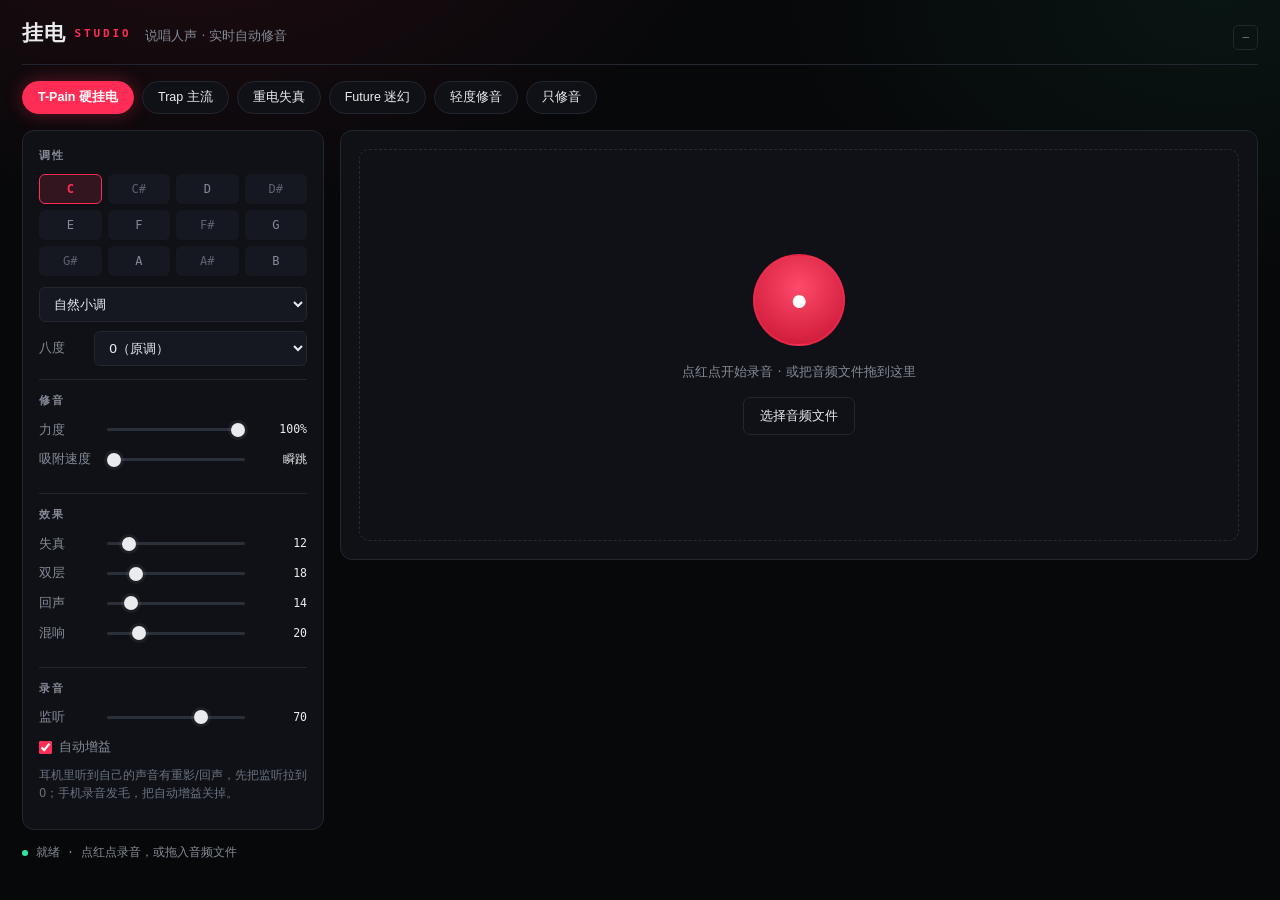
<file: index.html>
<!DOCTYPE html>
<html lang="zh-CN">
<head>
<meta charset="utf-8">
<meta name="viewport" content="width=device-width, initial-scale=1">
<title>挂电 Studio · 说唱人声自动修音</title>
<link rel="manifest" href="manifest.json">
<meta name="theme-color" content="#07080a">
<link rel="icon" type="image/png" sizes="192x192" href="assets/icon-192.png">
<link rel="apple-touch-icon" href="assets/icon-192.png">
<meta name="apple-mobile-web-app-capable" content="yes">
<meta name="apple-mobile-web-app-title" content="挂电">
<meta name="apple-mobile-web-app-status-bar-style" content="black-translucent">
<meta name="description" content="说唱人声实时自动修音。YIN 基频检测 + 相位声码器变调，全程本地运算。">
<style>:root {
  --bg: #07080a;
  --panel: #0f1116;
  --panel-2: #151821;
  --line: #22262f;
  --txt: #e9ebef;
  --muted: #858b96;
  --accent: #ff2d55;
  --accent-dim: #a3122f;
  --green: #2ee6a0;
  --mono: ui-monospace, "SF Mono", "Cascadia Mono", Consolas, monospace;
}

* { box-sizing: border-box; margin: 0; padding: 0; }

html, body {
  height: 100%;
}

body {
  background:
    radial-gradient(900px 500px at 15% -10%, rgba(255, 45, 85, .10), transparent 60%),
    radial-gradient(800px 500px at 95% 0%, rgba(46, 230, 160, .06), transparent 55%),
    var(--bg);
  color: var(--txt);
  font: 14px/1.5 -apple-system, "Segoe UI", "Microsoft YaHei", system-ui, sans-serif;
  -webkit-font-smoothing: antialiased;
  min-height: 100%;
  padding: 18px 22px 34px;
}

/* ---------------- header ---------------- */

header {
  display: flex;
  align-items: baseline;
  gap: 14px;
  padding-bottom: 14px;
  border-bottom: 1px solid var(--line);
  margin-bottom: 16px;
}

.logo {
  font-size: 21px;
  font-weight: 800;
  letter-spacing: .06em;
}
.logo span {
  font-family: var(--mono);
  font-size: 11px;
  letter-spacing: .26em;
  color: var(--accent);
  margin-left: 8px;
  vertical-align: 3px;
}
header .sub { color: var(--muted); font-size: 12.5px; }
header .spacer { flex: 1; }

.badge {
  font-family: var(--mono);
  font-size: 11px;
  color: var(--muted);
  border: 1px solid var(--line);
  border-radius: 5px;
  padding: 3px 8px;
}

/* ---------------- presets ---------------- */

.presets {
  display: flex;
  flex-wrap: wrap;
  gap: 8px;
  margin-bottom: 16px;
}

.presets button {
  background: var(--panel);
  border: 1px solid var(--line);
  color: var(--txt);
  border-radius: 999px;
  padding: 7px 15px;
  font-size: 12.5px;
  cursor: pointer;
  transition: .15s;
}
.presets button:hover { border-color: #3a4050; background: var(--panel-2); }
.presets button.on {
  background: var(--accent);
  border-color: var(--accent);
  color: #fff;
  font-weight: 600;
  box-shadow: 0 0 18px rgba(255, 45, 85, .35);
}

/* ---------------- layout ---------------- */

main {
  display: grid;
  grid-template-columns: 302px minmax(0, 1fr);
  gap: 16px;
  align-items: start;
}

@media (max-width: 900px) {
  main { grid-template-columns: 1fr; }
}

.panel {
  background: var(--panel);
  border: 1px solid var(--line);
  border-radius: 12px;
  padding: 4px 16px 14px;
}

.panel section { padding: 13px 0; border-bottom: 1px solid var(--line); }
.panel section:last-child { border-bottom: 0; }

.panel h3 {
  font-size: 11px;
  font-weight: 600;
  letter-spacing: .16em;
  color: var(--muted);
  text-transform: uppercase;
  margin-bottom: 10px;
}

.keys {
  display: grid;
  grid-template-columns: repeat(4, 1fr);
  gap: 6px;
  margin-bottom: 11px;
}
.keys button {
  background: var(--panel-2);
  border: 1px solid transparent;
  color: var(--muted);
  border-radius: 6px;
  padding: 7px 0;
  font-family: var(--mono);
  font-size: 12px;
  cursor: pointer;
}
.keys button:hover { color: var(--txt); }
.keys button.on {
  background: rgba(255, 45, 85, .14);
  border-color: var(--accent);
  color: var(--accent);
  font-weight: 700;
}
.keys button.black { color: #5d636e; }
.keys button.black.on { color: var(--accent); }

select {
  width: 100%;
  background: var(--panel-2);
  color: var(--txt);
  border: 1px solid var(--line);
  border-radius: 6px;
  padding: 8px 10px;
  font-size: 13px;
  font-family: inherit;
  cursor: pointer;
}

.field { display: flex; align-items: center; gap: 10px; margin-top: 9px; }
.field label { color: var(--muted); font-size: 12.5px; white-space: nowrap; width: 58px; }

.slider-row {
  display: grid;
  grid-template-columns: 58px 1fr 52px;
  align-items: center;
  gap: 10px;
  margin: 11px 0;
}
.slider-row span { color: var(--muted); font-size: 12.5px; }
.slider-row b {
  font-family: var(--mono);
  font-size: 11.5px;
  font-weight: 500;
  color: var(--txt);
  text-align: right;
}

input[type=range] {
  -webkit-appearance: none;
  appearance: none;
  width: 100%;
  height: 3px;
  background: #2a2f3a;
  border-radius: 99px;
  outline: none;
  cursor: pointer;
}
input[type=range]::-webkit-slider-thumb {
  -webkit-appearance: none;
  width: 14px; height: 14px;
  border-radius: 50%;
  background: var(--txt);
  border: 0;
  box-shadow: 0 0 0 3px rgba(255,255,255,.06);
}
input[type=range]::-moz-range-thumb {
  width: 14px; height: 14px; border-radius: 50%;
  background: var(--txt); border: 0;
}

/* ---------------- stage ---------------- */

.stage {
  background: var(--panel);
  border: 1px solid var(--line);
  border-radius: 12px;
  padding: 18px;
  min-height: 430px;
  display: flex;
  flex-direction: column;
  gap: 14px;
  position: relative;
}

.dropzone {
  flex: 1;
  display: flex;
  flex-direction: column;
  align-items: center;
  justify-content: center;
  gap: 16px;
  border: 1px dashed #262b36;
  border-radius: 10px;
  padding: 34px;
  transition: .18s;
  min-height: 300px;
}
.dropzone.over { border-color: var(--accent); background: rgba(255,45,85,.05); }

/* 内嵌预览/iframe 里麦克风被权限策略拦掉时的提示条 */
.framed-tip {
  display: flex;
  align-items: center;
  gap: 10px;
  flex-wrap: wrap;
  margin: 0 0 14px;
  padding: 10px 14px;
  border: 1px solid rgba(255, 176, 32, .35);
  border-radius: 8px;
  background: rgba(255, 176, 32, .08);
  color: #ffcf7a;
  font-size: 13px;
}
.framed-tip b { color: #ffb020; }
.framed-tip a {
  margin-left: auto;
  color: #fff;
  background: var(--accent);
  border-radius: 6px;
  padding: 5px 12px;
  text-decoration: none;
  font-weight: 600;
  white-space: nowrap;
}
.framed-tip a:hover { background: #ff4d6d; }

.rec-btn {
  width: 92px; height: 92px;
  border-radius: 50%;
  border: 2px solid rgba(255,45,85,.45);
  background: radial-gradient(circle at 50% 35%, #ff4a6b, #c5122f);
  color: #fff;
  font-size: 30px;
  cursor: pointer;
  transition: .18s;
  display: grid;
  place-items: center;
  box-shadow: 0 0 0 0 rgba(255,45,85,.5);
}
.rec-btn:hover { transform: scale(1.04); }
.rec-btn.recording {
  animation: pulse 1.4s ease-out infinite;
  background: radial-gradient(circle at 50% 35%, #ff6b84, #e0193a);
}
.rec-btn.recording span { border-radius: 6px; }
@keyframes pulse {
  0% { box-shadow: 0 0 0 0 rgba(255,45,85,.5); }
  100% { box-shadow: 0 0 0 26px rgba(255,45,85,0); }
}

.hint { color: var(--muted); font-size: 13px; text-align: center; }

button.ghost {
  background: transparent;
  border: 1px solid var(--line);
  color: var(--txt);
  border-radius: 7px;
  padding: 9px 16px;
  font-size: 13px;
  cursor: pointer;
  transition: .15s;
}
button.ghost:hover { border-color: #3a4050; background: var(--panel-2); }

/* viz */
.viz { display: flex; flex-direction: column; gap: 10px; }
canvas { width: 100%; display: block; border-radius: 8px; background: #0a0c10; }
#wave { height: 92px; }
#pitch { height: 190px; }

.notebar {
  display: flex;
  align-items: center;
  gap: 18px;
  font-family: var(--mono);
  font-size: 12px;
  color: var(--muted);
  padding: 0 2px;
}
.notebar .k { color: #5d636e; }
.notebar .v { color: var(--txt); }

.transport {
  display: flex;
  flex-wrap: wrap;
  align-items: center;
  gap: 10px;
  padding-top: 4px;
  border-top: 1px solid var(--line);
}

.transport button {
  background: var(--panel-2);
  border: 1px solid var(--line);
  color: var(--txt);
  border-radius: 7px;
  padding: 9px 15px;
  font-size: 13px;
  cursor: pointer;
  transition: .15s;
}
.transport button:hover { border-color: #3f4655; }
.transport button.primary {
  background: var(--accent);
  border-color: var(--accent);
  color: #fff;
  font-weight: 600;
}
.transport button.primary:hover { background: #ff4468; }

.ab { display: flex; border: 1px solid var(--line); border-radius: 7px; overflow: hidden; }
.ab button {
  border: 0; border-radius: 0; padding: 9px 13px; background: transparent;
  color: var(--muted); font-size: 12.5px;
}
.ab button.on { background: rgba(255,45,85,.16); color: var(--accent); font-weight: 600; }

.toggles { display: flex; gap: 16px; align-items: center; margin-left: auto; }
.toggles label {
  display: flex; align-items: center; gap: 6px;
  color: var(--muted); font-size: 12.5px; cursor: pointer; user-select: none;
}
.check-row {
  display: flex; align-items: center; gap: 7px;
  color: var(--muted); font-size: 12.5px; cursor: pointer; user-select: none;
  margin-top: 10px;
}
.tip {
  margin-top: 9px;
  color: #6b7280;
  font-size: 11.5px;
  line-height: 1.6;
}
input[type=checkbox] { accent-color: var(--accent); cursor: pointer; }

/* status */
.status {
  margin-top: 14px;
  font-family: var(--mono);
  font-size: 11.5px;
  color: var(--muted);
  display: flex;
  gap: 8px;
  align-items: center;
  min-height: 16px;
}
.status .dot {
  width: 6px; height: 6px; border-radius: 50%;
  background: var(--green);
  flex: 0 0 auto;
}
.status.busy .dot { background: var(--accent); animation: pulse2 .9s infinite; }
.status.err .dot { background: #ff9f0a; }
@keyframes pulse2 { 50% { opacity: .25; } }

/* overlay */
.overlay {
  position: absolute; inset: 0;
  background: rgba(7,8,10,.72);
  backdrop-filter: blur(2px);
  border-radius: 12px;
  display: grid; place-items: center;
  font-family: var(--mono); font-size: 12.5px; color: var(--muted);
  z-index: 5;
}
.overlay .spin {
  width: 26px; height: 26px; border-radius: 50%;
  border: 2px solid #2a2f3a; border-top-color: var(--accent);
  animation: spin .8s linear infinite;
  margin: 0 auto 10px;
}
@keyframes spin { to { transform: rotate(360deg); } }

[hidden] { display: none !important; }

/* 提示条 */
.toast {
  position: fixed; left: 50%; bottom: 26px; transform: translateX(-50%);
  background: #1a1e27; border: 1px solid #2c323d; color: var(--txt);
  padding: 10px 18px; border-radius: 8px; font-size: 13px;
  box-shadow: 0 10px 30px rgba(0,0,0,.5);
  opacity: 0; pointer-events: none; transition: .25s;
  max-width: 78vw; text-align: center;
}
.toast.show { opacity: 1; transform: translateX(-50%) translateY(-4px); }
</style>
</head>
<body>

<header>
  <div class="logo">挂电<span>STUDIO</span></div>
  <div class="sub">说唱人声 · 实时自动修音</div>
  <div class="spacer"></div>
  <div class="badge" id="srBadge">—</div>
</header>

<div class="presets" id="presets"></div>

<main>
  <aside class="panel">
    <section>
      <h3>调性</h3>
      <div class="keys" id="keys"></div>
      <select id="scale"></select>
      <div class="field">
        <label>八度</label>
        <select id="octave">
          <option value="-1">-1（低八度）</option>
          <option value="0" selected>0（原调）</option>
          <option value="1">+1（高八度）</option>
        </select>
      </div>
    </section>

    <section>
      <h3>修音</h3>
      <div class="slider-row">
        <span>力度</span>
        <input type="range" id="amount" min="0" max="100" value="100">
        <b id="amountV">100%</b>
      </div>
      <div class="slider-row">
        <span>吸附速度</span>
        <input type="range" id="retune" min="0" max="300" value="0">
        <b id="retuneV">瞬跳</b>
      </div>
    </section>

    <section>
      <h3>效果</h3>
      <div class="slider-row">
        <span>失真</span>
        <input type="range" id="drive" min="0" max="100" value="12">
        <b id="driveV">12</b>
      </div>
      <div class="slider-row">
        <span>双层</span>
        <input type="range" id="chorus" min="0" max="100" value="18">
        <b id="chorusV">18</b>
      </div>
      <div class="slider-row">
        <span>回声</span>
        <input type="range" id="echo" min="0" max="100" value="14">
        <b id="echoV">14</b>
      </div>
      <div class="slider-row">
        <span>混响</span>
        <input type="range" id="reverb" min="0" max="100" value="20">
        <b id="reverbV">20</b>
      </div>
    </section>

    <section>
      <h3>录音</h3>
      <div class="slider-row">
        <span>监听</span>
        <input type="range" id="monitor" min="0" max="100" value="70">
        <b id="monitorV">70</b>
      </div>
      <label class="check-row"><input type="checkbox" id="autoGain" checked> 自动增益</label>
      <p class="tip">耳机里听到自己的声音有重影/回声，先把监听拉到 0；手机录音发毛，把自动增益关掉。</p>
    </section>
  </aside>

  <section class="stage" id="stage">
    <div class="dropzone" id="dropzone">
      <button class="rec-btn" id="recBtn" title="开始录音"><span>●</span></button>
      <div class="hint" id="hint">点红点开始录音 · 或把音频文件拖到这里</div>
      <button class="ghost" id="pickBtn">选择音频文件</button>
      <input type="file" id="fileInput" accept="audio/*" hidden>
    </div>

    <div class="viz" id="viz" hidden>
      <canvas id="wave"></canvas>
      <canvas id="pitch"></canvas>
      <div class="notebar">
        <span><span class="k">时长</span> <span class="v" id="durV">—</span></span>
        <span><span class="k">唱到</span> <span class="v" id="noteV">—</span></span>
        <span><span class="k">参考音阶</span> <span class="v" id="scaleV">—</span></span>
      </div>
    </div>

    <div class="transport" id="transport" hidden>
      <button class="primary" id="playBtn">▶ 播放</button>
      <div class="ab" id="ab">
        <button data-ab="wet" class="on">挂电</button>
        <button data-ab="dry">原声</button>
      </div>
      <div class="toggles">
        <label><input type="checkbox" id="lowOpt"> 低音优化</label>
        <button class="ghost" id="dlBtn">⬇ 下载 WAV</button>
        <button class="ghost" id="resetBtn">重来</button>
      </div>
    </div>

    <div class="overlay" id="overlay" hidden>
      <div style="text-align:center">
        <div class="spin"></div>
        <div id="overlayText">处理中…</div>
      </div>
    </div>
  </section>
</main>

<div class="status" id="status"><span class="dot"></span><span id="statusText">就绪</span></div>
<div class="toast" id="toast"></div>

<script id="dsp-src" type="text/plain">/*
 * dsp.js —— 挂电（Auto-Tune）核心引擎
 *
 * 同一份代码跑在三处：
 *   1. AudioWorklet（实时监听 / 离线渲染）
 *   2. 主线程（音阶计算、界面）
 *   3. Node（自动化测试）
 *
 * 算法：YIN 基频检测 -> 音阶吸附 -> 相位声码器变调
 */
(function (root, factory) {
  const api = factory();
  if (typeof module === 'object' && module.exports) module.exports = api;
  else root.ATDSP = api;
})(typeof globalThis !== 'undefined' ? globalThis : this, function () {
  'use strict';

  const TAU = Math.PI * 2;
  const EPS = 1e-12;

  // ------------------------------------------------------------ 音阶

  const NOTE_NAMES = ['C', 'C#', 'D', 'D#', 'E', 'F', 'F#', 'G', 'G#', 'A', 'A#', 'B'];

  const SCALES = {
    chromatic:        [0, 1, 2, 3, 4, 5, 6, 7, 8, 9, 10, 11],
    major:            [0, 2, 4, 5, 7, 9, 11],
    minor:            [0, 2, 3, 5, 7, 8, 10],
    harmonic_minor:   [0, 2, 3, 5, 7, 8, 11],
    major_pentatonic: [0, 2, 4, 7, 9],
    minor_pentatonic: [0, 3, 5, 7, 10],
    blues:            [0, 3, 5, 6, 7, 10],
    dorian:           [0, 2, 3, 5, 7, 9, 10],
    phrygian:         [0, 1, 3, 5, 7, 8, 10],
    mixolydian:       [0, 2, 4, 5, 7, 9, 10],
  };

  function keyToPcs(key, scale) {
    const sc = SCALES[scale] || SCALES.chromatic;
    const set = new Set();
    for (const s of sc) set.add(((key + s) % 12 + 12) % 12);
    return Array.from(set).sort((a, b) => a - b);
  }

  function midiToHz(m) { return 440 * Math.pow(2, (m - 69) / 12); }
  function hzToMidi(f) { return 69 + 12 * Math.log2(Math.max(f, 1e-6) / 440); }

  function snapMidi(midi, pcs) {
    const lo = Math.floor(midi);
    let best = lo, bestD = Infinity;
    for (let off = -1; off <= 2; off++) {
      const cand = lo + off;
      const pc = ((cand % 12) + 12) % 12;
      if (pcs.indexOf(pc) < 0) continue;
      const d = Math.abs(cand - midi);
      if (d < bestD) { bestD = d; best = cand; }
    }
    return best;
  }

  function noteName(midi) {
    const m = Math.round(midi);
    return NOTE_NAMES[((m % 12) + 12) % 12] + (Math.floor(m / 12) - 1);
  }

  // ------------------------------------------------------------ FFT

  function makeFFT(n) {
    const levels = Math.round(Math.log2(n));
    const rev = new Uint32Array(n);
    for (let i = 0; i < n; i++) {
      let x = i, r = 0;
      for (let j = 0; j < levels; j++) { r = (r << 1) | (x & 1); x >>= 1; }
      rev[i] = r;
    }
    const half = n >> 1;
    const cos = new Float64Array(half);
    const sin = new Float64Array(half);
    for (let i = 0; i < half; i++) {
      cos[i] = Math.cos(TAU * i / n);
      sin[i] = Math.sin(TAU * i / n);
    }
    return { n, rev, cos, sin };
  }

  function fft(t, re, im, inverse) {
    const n = t.n, rev = t.rev, cos = t.cos, sin = t.sin;
    for (let i = 0; i < n; i++) {
      const j = rev[i];
      if (j > i) {
        let a = re[i]; re[i] = re[j]; re[j] = a;
        let b = im[i]; im[i] = im[j]; im[j] = b;
      }
    }
    for (let size = 2; size <= n; size <<= 1) {
      const half = size >> 1, step = n / size;
      for (let i = 0; i < n; i += size) {
        for (let k = 0, idx = 0; k < half; k++, idx += step) {
          const wr = cos[idx];
          const wi = inverse ? sin[idx] : -sin[idx];
          const p = i + k + half;
          const ar = re[p], ai = im[p];
          const tr = ar * wr - ai * wi;
          const ti = ar * wi + ai * wr;
          re[p] = re[i + k] - tr;
          im[p] = im[i + k] - ti;
          re[i + k] += tr;
          im[i + k] += ti;
        }
      }
    }
    if (inverse) {
      const inv = 1 / n;
      for (let i = 0; i < n; i++) { re[i] *= inv; im[i] *= inv; }
    }
  }

  // ------------------------------------------------------------ YIN 基频检测

  function yinPitch(x, sr, fmin, fmax, threshold, gateDb) {
    const n = x.length;
    fmin = fmin || 70; fmax = fmax || 1000;
    threshold = threshold || 0.15; gateDb = gateDb === undefined ? -52 : gateDb;
    if (n < 128) return { f0: 0, conf: 0 };

    let energy = 0;
    for (let i = 0; i < n; i++) energy += x[i] * x[i];
    const rms = Math.sqrt(energy / n);
    if (20 * Math.log10(rms + EPS) < gateDb) return { f0: 0, conf: 0 };

    const tauMin = Math.max(2, Math.floor(sr / fmax));
    const tauMax = Math.min(Math.floor(sr / fmin), n >> 1);
    if (tauMax <= tauMin + 2) return { f0: 0, conf: 0 };

    // 去直流
    let mean = 0;
    for (let i = 0; i < n; i++) mean += x[i];
    mean /= n;

    const N = n << 1;
    const size = 1 << Math.ceil(Math.log2(N));
    const t = getFFT(size);
    const re = new Float64Array(size);
    const im = new Float64Array(size);
    for (let i = 0; i < n; i++) re[i] = x[i] - mean;
    fft(t, re, im, false);
    for (let i = 0; i < size; i++) {
      re[i] = re[i] * re[i] + im[i] * im[i];
      im[i] = 0;
    }
    fft(t, re, im, true);
    // re[tau] 即为自相关

    // 累积平方和
    const cs = new Float64Array(n + 1);
    for (let i = 0; i < n; i++) {
      const v = x[i] - mean;
      cs[i + 1] = cs[i] + v * v;
    }
    const total = cs[n];
    const corr = re;

    const d = new Float64Array(tauMax + 1);
    for (let tau = 1; tau <= tauMax; tau++) {
      const w = n - tau;
      const e1 = cs[w];
      const e2 = total - cs[tau];
      let v = e1 + e2 - 2 * corr[tau];
      if (v < 0) v = 0;
      d[tau] = v;
    }

    const cmnd = new Float64Array(tauMax + 1);
    cmnd[0] = 1;
    let running = 0;
    for (let tau = 1; tau <= tauMax; tau++) {
      running += d[tau];
      cmnd[tau] = running > EPS ? d[tau] * tau / running : 1;
    }

    let idx = -1;
    for (let t2 = tauMin; t2 < tauMax; t2++) {
      if (cmnd[t2] < threshold) {
        let k = t2;
        while (k + 1 <= tauMax && cmnd[k + 1] < cmnd[k]) k++;
        idx = k;
        break;
      }
    }
    if (idx < 0) {
      let best = Infinity;
      for (let k = tauMin; k <= tauMax; k++) {
        if (cmnd[k] < best) { best = cmnd[k]; idx = k; }
      }
      if (best > 0.55) return { f0: 0, conf: 0 };
    }

    let shift = 0;
    if (idx > 0 && idx < tauMax) {
      const a = cmnd[idx - 1], b = cmnd[idx], c = cmnd[idx + 1];
      const den = a - 2 * b + c;
      if (Math.abs(den) > EPS) {
        shift = Math.max(-1, Math.min(1, 0.5 * (a - c) / den));
      }
    }
    const period = idx + shift;
    if (period <= 0) return { f0: 0, conf: 0 };
    return { f0: sr / period, conf: Math.max(0, Math.min(1, 1 - cmnd[idx])) };
  }

  const fftCache = new Map();
  function getFFT(size) {
    let t = fftCache.get(size);
    if (!t) { t = makeFFT(size); fftCache.set(size, t); }
    return t;
  }

  // ------------------------------------------------------------ 相位声码器变调

  function PitchShifter(sr, nFft, hop) {
    if (nFft % hop !== 0) throw new Error('nFft 必须是 hop 的整数倍');
    this.n = nFft;
    this.hop = hop;
    this.half = nFft >> 1;

    this.win = new Float64Array(nFft);
    let wsum = 0;
    for (let i = 0; i < nFft; i++) {
      const w = 0.5 - 0.5 * Math.cos(TAU * i / nFft);
      this.win[i] = w;
      wsum += w * w;
    }
    this.norm = wsum / hop;

    this.omega = new Float64Array(this.half + 1);
    for (let k = 0; k <= this.half; k++) this.omega[k] = TAU * k / nFft;

    this.t = getFFT(nFft);
    this.re = new Float64Array(nFft);
    this.im = new Float64Array(nFft);
    this.mag = new Float64Array(this.half + 1);
    this.phase = new Float64Array(this.half + 1);
    this.prevPhase = new Float64Array(this.half + 1);
    this.sumPhase = new Float64Array(this.half + 1);
    this.inst = new Float64Array(this.half + 1);

    // 变调落位用的累加器
    this.oMag = new Float64Array(this.half + 1);
    this.oNum = new Float64Array(this.half + 1);
    this.oDen = new Float64Array(this.half + 1);
    this.out = new Float64Array(nFft);
  }

  PitchShifter.prototype.reset = function () {
    this.prevPhase.fill(0);
    this.sumPhase.fill(0);
  };

  PitchShifter.prototype.shift = function (frame, ratio) {
    const n = this.n, half = this.half, hop = this.hop;
    const re = this.re, im = this.im, win = this.win;

    for (let i = 0; i < n; i++) { re[i] = frame[i] * win[i]; im[i] = 0; }
    fft(this.t, re, im, false);

    const mag = this.mag, phase = this.phase, prev = this.prevPhase;
    const omega = this.omega, inst = this.inst, sumPhase = this.sumPhase;

    for (let k = 0; k <= half; k++) {
      const rr = re[k], ii = im[k];
      mag[k] = Math.sqrt(rr * rr + ii * ii);
      phase[k] = Math.atan2(ii, rr);
    }

    for (let k = 0; k <= half; k++) {
      let dp = phase[k] - prev[k] - omega[k] * hop;
      dp -= TAU * Math.round(dp / TAU);
      inst[k] = omega[k] + dp / hop;
      prev[k] = phase[k];
    }

    if (Math.abs(ratio - 1) < 1e-9) {
      for (let k = 0; k <= half; k++) {
        sumPhase[k] += inst[k] * hop;
        const m = mag[k];
        re[k] = m * Math.cos(sumPhase[k]);
        im[k] = m * Math.sin(sumPhase[k]);
      }
    } else {
      const oMag = this.oMag, oNum = this.oNum, oDen = this.oDen;
      oMag.fill(0); oNum.fill(0); oDen.fill(0);

      const scale = n / TAU;
      for (let k = 0; k <= half; k++) {
        const fb = inst[k] * ratio * scale;
        if (fb < 0 || fb > half) continue;
        const lo = fb | 0;
        const frac = fb - lo;
        const m = mag[k];
        const m0 = m * (1 - frac);
        oMag[lo] += m0; oNum[lo] += inst[k] * ratio * m0; oDen[lo] += m0;
        if (lo + 1 <= half) {
          const m1 = m * frac;
          oMag[lo + 1] += m1; oNum[lo + 1] += inst[k] * ratio * m1; oDen[lo + 1] += m1;
        }
      }

      for (let k = 0; k <= half; k++) {
        const f = oDen[k] > 1e-9 ? oNum[k] / oDen[k] : 0;
        sumPhase[k] += f * hop;
        const m = oMag[k];
        re[k] = m * Math.cos(sumPhase[k]);
        im[k] = m * Math.sin(sumPhase[k]);
      }
    }

    // 补共轭对称
    for (let k = 1; k < half; k++) {
      re[n - k] = re[k];
      im[n - k] = -im[k];
    }

    fft(this.t, re, im, true);

    const out = this.out, inv = 1 / this.norm;
    for (let i = 0; i < n; i++) out[i] = re[i] * win[i] * inv;
    return out;
  };

  // ------------------------------------------------------------ 挂电处理器

  function AutoTuner(sr, opts) {
    opts = opts || {};
    this.sr = sr;
    this.nFft = opts.nFft || 2048;
    this.hop = opts.hop || 256;
    this.ps = new PitchShifter(sr, this.nFft, this.hop);
    this.obuf = new Float64Array(this.nFft);
    this.setParams(opts);
    this.corr = 0;
    this.lastF0 = 0;
    this.lastRatio = 1;
  }

  AutoTuner.prototype.setParams = function (p) {
    this.key = p.key | 0;
    this.scale = p.scale || 'minor';
    this.amount = p.amount === undefined ? 1 : p.amount;
    this.retuneMs = p.retuneMs === undefined ? 0 : p.retuneMs;
    this.maxShift = p.maxShift === undefined ? 6 : p.maxShift;
    this.octave = p.octave | 0;
    this.gateDb = p.gateDb === undefined ? -52 : p.gateDb;
    this.fmin = Math.max(45, this.sr / (this.nFft / 2));
    this.fmax = Math.min(1100, this.sr * 0.45);
    this.pcs = keyToPcs(this.key, this.scale);
  };

  AutoTuner.prototype.ratioFor = function (frame) {
    const r = yinPitch(frame, this.sr, this.fmin, this.fmax, 0.15, this.gateDb);
    this.lastF0 = r.f0;
    let target = 0;
    if (r.f0 > 0) {
      const midi = hzToMidi(r.f0);
      const snapped = snapMidi(midi, this.pcs);
      target = (snapped + 12 * this.octave - midi) * this.amount;
      if (target > this.maxShift) target = this.maxShift;
      if (target < -this.maxShift) target = -this.maxShift;
    }
    if (this.retuneMs <= 0.5) {
      this.corr = target;
    } else {
      const tau = this.retuneMs / 1000;
      const coef = 1 - Math.exp(-(this.hop / this.sr) / tau);
      this.corr += coef * (target - this.corr);
    }
    this.lastRatio = Math.pow(2, this.corr / 12);
    return this.lastRatio;
  };

  AutoTuner.prototype.processFrame = function (frame) {
    const ratio = this.ratioFor(frame);
    const out = this.ps.shift(frame, ratio);
    const obuf = this.obuf, hop = this.hop, n = this.nFft;
    for (let i = 0; i < n; i++) obuf[i] += out[i];
    const emit = obuf.slice(0, hop);
    obuf.copyWithin(0, hop);
    obuf.fill(0, n - hop);
    return emit;
  };

  /** 一次性处理整段音频（离线），返回同长度结果（已补偿 nFft 延迟） */
  AutoTuner.prototype.processBuffer = function (x) {
    const n = this.nFft, hop = this.hop;
    const total = x.length;
    const padded = new Float64Array(total + n);
    padded.set(x, n);                       // 前面垫 n 个零，抵消处理延迟
    const outLen = total + n;
    const out = new Float64Array(outLen);
    let pos = 0;
    while (pos + n <= outLen) {
      const frame = padded.subarray(pos, pos + n);
      const emit = this.processFrame(frame);
      out.set(emit, pos);
      pos += hop;
    }
    return out.slice(n, n + total);
  };

  // ------------------------------------------------------------ AudioWorklet

  if (typeof AudioWorkletProcessor !== 'undefined') {

    class AutotuneProcessor extends AudioWorkletProcessor {
      constructor(options) {
        super();
        const o = (options && options.processorOptions) || {};
        this.sr = sampleRate;
        this.nFft = o.nFft || 1024;
        this.hop = o.hop || 256;
        this.tuner = new AutoTuner(this.sr, { nFft: this.nFft, hop: this.hop });
        this.tuner.setParams(o.params || {});

        this.window = new Float64Array(this.nFft);
        this.sinceHop = 0;

        // 输出环形缓冲：写指针先跳过 nFft 个位置，这 nFft 个空位就是处理延迟
        this.cap = Math.max(this.nFft * 8, 8192);
        this.outBuf = new Float32Array(this.cap);
        this.wp = this.nFft;
        this.rp = 0;

        this.frames = 0;
        this.port.onmessage = (e) => {
          if (e.data && e.data.type === 'params') this.tuner.setParams(e.data.params);
          else if (e.data && e.data.type === 'reset') {
            this.tuner.ps.reset();
            this.tuner.corr = 0;
          }
        };
      }

      process(inputs, outputs) {
        const out = outputs[0][0];
        if (!out) return true;
        const blk = out.length;

        for (let i = 0; i < blk; i++) {
          out[i] = this.outBuf[this.rp];
          this.rp = (this.rp + 1) % this.cap;
        }

        const inp = inputs[0] && inputs[0][0];
        const win = this.window, n = this.nFft;
        win.copyWithin(0, blk);
        if (inp) win.set(inp, n - blk);
        else win.fill(0, n - blk, n);

        this.sinceHop += blk;
        while (this.sinceHop >= this.hop) {
          const emit = this.tuner.processFrame(win);
          for (let i = 0; i < emit.length; i++) {
            this.outBuf[this.wp] = emit[i];
            this.wp = (this.wp + 1) % this.cap;
          }
          this.sinceHop -= this.hop;
        }

        this.frames++;
        if (this.frames % 12 === 0) {
          this.port.postMessage({
            f0: this.tuner.lastF0,
            ratio: this.tuner.lastRatio,
          });
        }
        return true;
      }
    }

    class RecorderProcessor extends AudioWorkletProcessor {
      constructor() {
        super();
        this.buf = [];
        this.len = 0;
        this.on = true;
        this.port.onmessage = (e) => {
          if (e.data === 'stop') {
            if (this.len > 0) this.flush();
            this.on = false;
            this.port.postMessage({ type: 'done' });
          }
        };
      }
      flush() {
        const merged = new Float32Array(this.len);
        let o = 0;
        for (const c of this.buf) { merged.set(c, o); o += c.length; }
        this.buf = [];
        this.len = 0;
        this.port.postMessage({ type: 'chunk', data: merged }, [merged.buffer]);
      }
      process(inputs) {
        if (!this.on) return false;
        const ch = inputs[0] && inputs[0][0];
        if (ch) {
          this.buf.push(new Float32Array(ch));
          this.len += ch.length;
          if (this.len >= 16384) this.flush();
        }
        return true;
      }
    }

    registerProcessor('autotune', AutotuneProcessor);
    registerProcessor('recorder', RecorderProcessor);
  }

  return {
    TAU, SCALES, NOTE_NAMES,
    keyToPcs, midiToHz, hzToMidi, snapMidi, noteName,
    yinPitch, PitchShifter, AutoTuner, makeFFT, fft,
  };
});
</script>
<script>/* app.js —— 挂电 Studio 界面与音频调度 */
(function () {
  'use strict';

  // ---------------------------------------------------------- 载入 DSP
  const dspSrc = document.getElementById('dsp-src').textContent;
  (0, eval)(dspSrc);
  const D = window.ATDSP;

  // file:// 页面里 blob: 的 origin 是 null，addModule 会被拒；data: URL 可以。
  const workletURL = 'data:application/javascript;charset=utf-8,' + encodeURIComponent(dspSrc);

  async function loadWorklet(c) {
    try {
      await c.audioWorklet.addModule(workletURL);
    } catch (e) {
      const url = URL.createObjectURL(new Blob([dspSrc], { type: 'application/javascript' }));
      await c.audioWorklet.addModule(url);
    }
  }

  // ---------------------------------------------------------- 状态
  const S = {
    key: 0,
    scale: 'minor',
    octave: 0,
    amount: 100,
    retune: 0,
    drive: 12,
    chorus: 18,
    echo: 14,
    reverb: 20,
    lowOpt: false,
    autoGain: true,
    monitor: 70,
    ab: 'wet',
    dry: null,
    wet: null,
    wetGain: 1,
    sr: 44100,
    preset: 'tpain',
  };

  const PRESETS = {
    tpain:  { label: 'T-Pain 硬挂电', amount: 100, retune: 0,  drive: 8,  chorus: 12, echo: 10, reverb: 16 },
    trap:   { label: 'Trap 主流',     amount: 100, retune: 6,  drive: 22, chorus: 22, echo: 20, reverb: 22 },
    hard:   { label: '重电失真',       amount: 100, retune: 0,  drive: 40, chorus: 30, echo: 22, reverb: 26 },
    future: { label: 'Future 迷幻',   amount: 100, retune: 0,  drive: 16, chorus: 38, echo: 30, reverb: 32 },
    subtle: { label: '轻度修音',       amount: 85,  retune: 45, drive: 4,  chorus: 8,  echo: 8,  reverb: 14 },
    dry:    { label: '只修音',         amount: 100, retune: 0,  drive: 0,  chorus: 0,  echo: 0,  reverb: 0 },
  };

  const SCALE_CN = {
    chromatic: '全音阶（不限调·最电）',
    major: '大调',
    minor: '自然小调',
    harmonic_minor: '和声小调',
    major_pentatonic: '大调五声',
    minor_pentatonic: '小调五声（说唱常用）',
    blues: '布鲁斯',
    dorian: '多利亚',
    phrygian: '弗里吉亚（暗黑 Trap）',
    mixolydian: '混合利底亚',
  };

  const $ = (id) => document.getElementById(id);

  // ---------------------------------------------------------- 提示
  let toastTimer = null;
  function toast(msg) {
    const t = $('toast');
    t.textContent = msg;
    t.classList.add('show');
    clearTimeout(toastTimer);
    toastTimer = setTimeout(() => t.classList.remove('show'), 2600);
  }
  function status(text, kind) {
    $('statusText').textContent = text;
    const el = $('status');
    el.className = 'status' + (kind ? ' ' + kind : '');
  }
  function overlay(on, text) {
    const o = $('overlay');
    o.hidden = !on;
    if (text) $('overlayText').textContent = text;
  }

  // ---------------------------------------------------------- 参数
  function workletParams() {
    return {
      key: S.key,
      scale: S.scale,
      octave: S.octave,
      amount: S.amount / 100,
      retuneMs: S.retune,
      maxShift: 6,
    };
  }
  function pcs() { return D.keyToPcs(S.key, S.scale); }

  // ---------------------------------------------------------- 预设 / 控件
  function buildPresets() {
    const box = $('presets');
    Object.keys(PRESETS).forEach((k) => {
      const b = document.createElement('button');
      b.textContent = PRESETS[k].label;
      b.dataset.preset = k;
      if (k === S.preset) b.classList.add('on');
      b.onclick = () => applyPreset(k);
      box.appendChild(b);
    });
  }

  function applyPreset(k) {
    const p = PRESETS[k];
    S.preset = k;
    S.amount = p.amount; S.retune = p.retune;
    S.drive = p.drive; S.chorus = p.chorus; S.echo = p.echo; S.reverb = p.reverb;
    syncControls();
    document.querySelectorAll('#presets button').forEach((b) => {
      b.classList.toggle('on', b.dataset.preset === k);
    });
    updateLiveParams();
    scheduleRender();
  }

  function buildKeys() {
    const box = $('keys');
    D.NOTE_NAMES.forEach((n, i) => {
      const b = document.createElement('button');
      b.textContent = n;
      b.dataset.key = i;
      if (n.includes('#')) b.classList.add('black');
      if (i === S.key) b.classList.add('on');
      b.onclick = () => {
        S.key = i;
        document.querySelectorAll('#keys button').forEach((x) => {
          x.classList.toggle('on', +x.dataset.key === i);
        });
        updateLiveParams();
        scheduleRender();
      };
      box.appendChild(b);
    });
  }

  function buildScales() {
    const sel = $('scale');
    Object.keys(D.SCALES).forEach((k) => {
      const o = document.createElement('option');
      o.value = k;
      o.textContent = SCALE_CN[k] || k;
      if (k === S.scale) o.selected = true;
      sel.appendChild(o);
    });
    sel.onchange = () => {
      S.scale = sel.value;
      updateLiveParams();
      scheduleRender();
    };
  }

  function syncControls() {
    const map = [
      ['amount', S.amount, (v) => v + '%'],
      ['retune', S.retune, (v) => (v <= 0 ? '瞬跳' : v + 'ms')],
      ['drive', S.drive, (v) => String(v)],
      ['chorus', S.chorus, (v) => String(v)],
      ['echo', S.echo, (v) => String(v)],
      ['reverb', S.reverb, (v) => String(v)],
    ];
    for (const [id, val, fmt] of map) {
      const el = $(id);
      el.value = val;
      $(id + 'V').textContent = fmt(val);
    }
  }

  function bindSliders() {
    const on = (id, setter) => {
      const el = $(id);
      el.addEventListener('input', () => {
        setter(+el.value);
        $('presets').querySelectorAll('button').forEach((b) => b.classList.remove('on'));
        S.preset = null;
        if (id === 'amount') $('amountV').textContent = el.value + '%';
        else if (id === 'retune') $('retuneV').textContent = el.value <= 0 ? '瞬跳' : el.value + 'ms';
        else $(id + 'V').textContent = el.value;
        if (id === 'amount' || id === 'retune') updateLiveParams();
        else scheduleRender();
      });
    };
    on('amount', (v) => (S.amount = v));
    on('retune', (v) => (S.retune = v));
    on('drive', (v) => (S.drive = v));
    on('chorus', (v) => (S.chorus = v));
    on('echo', (v) => (S.echo = v));
    on('reverb', (v) => (S.reverb = v));

    $('octave').onchange = (e) => {
      S.octave = +e.target.value;
      updateLiveParams();
      scheduleRender();
    };

    $('lowOpt').onchange = (e) => {
      S.lowOpt = e.target.checked;
      toast(S.lowOpt ? '低音优化已开：下次录音生效（延迟 +23ms）' : '低音优化已关');
    };

    // 监听音量：只影响耳机里听到的自己，不参与录音和出片
    const mon = $('monitor');
    const applyMon = () => {
      if (!live.gain) return;
      const g = monitorGain(S.ag);
      live.gain.gain.setTargetAtTime(g, 0, 0.02);
    };
    mon.addEventListener('input', () => {
      S.monitor = +mon.value;
      $('monitorV').textContent = mon.value;
      applyMon();
    });

    $('autoGain').onchange = (e) => {
      S.autoGain = e.target.checked;
      toast(S.autoGain ? '自动增益开：麦克风偏小会自动补' : '自动增益关：保持麦克风原始电平');
    };
  }

  // ---------------------------------------------------------- 音频上下文
  let ctx = null;

  async function getCtx() {
    if (!ctx) {
      try {
        ctx = new AudioContext({ sampleRate: 44100, latencyHint: 'interactive' });
      } catch (e) {
        ctx = new AudioContext();
      }
      await loadWorklet(ctx);
      S.sr = ctx.sampleRate;
      $('srBadge').textContent = (S.sr / 1000).toFixed(1) + ' kHz';
    }
    if (ctx.state === 'suspended') await ctx.resume();
    return ctx;
  }

  // ---------------------------------------------------------- 效果链
  function driveCurve(amount) {
    const n = 2048;
    const curve = new Float32Array(n);
    const k = 1 + amount * 30;
    const t = Math.tanh(k);
    for (let i = 0; i < n; i++) {
      const x = (i / (n - 1)) * 2 - 1;
      curve[i] = Math.tanh(x * k) / t;
    }
    return curve;
  }

  function makeIR(c, seconds) {
    const len = Math.max(1, Math.floor(c.sampleRate * seconds));
    const buf = c.createBuffer(1, len, c.sampleRate);
    const d = buf.getChannelData(0);
    let seed = 20240501;
    let lp = 0;
    for (let i = 0; i < len; i++) {
      seed = (seed * 1103515245 + 12345) & 0x7fffffff;
      const noise = seed / 0x3fffffff - 1;
      const env = Math.exp(-6.9 * i / len);
      lp = 0.72 * lp + 0.28 * noise;
      d[i] = lp * env;
    }
    // 归一化
    let e = 0;
    for (let i = 0; i < len; i++) e += d[i] * d[i];
    const g = 1 / (Math.sqrt(e) + 1e-9);
    for (let i = 0; i < len; i++) d[i] *= g;
    return buf;
  }

  /** 把 src 串过效果链接到 dest */
  function buildFX(c, src, dest) {
    let node = src;

    if (S.drive > 1) {
      const ws = c.createWaveShaper();
      ws.curve = driveCurve(S.drive / 100);
      ws.oversample = '2x';
      node.connect(ws);
      node = ws;
    }

    if (S.chorus > 1) {
      const d = c.createDelay(0.08);
      d.delayTime.value = 0.017;
      const lfo = c.createOscillator();
      lfo.frequency.value = 0.29;
      const lg = c.createGain();
      lg.gain.value = 0.0042;
      lfo.connect(lg);
      lg.connect(d.delayTime);
      lfo.start(0);

      const wet = c.createGain();
      wet.gain.value = 0.55 * (S.chorus / 100);
      const mix = c.createGain();

      node.connect(d);
      d.connect(wet);
      wet.connect(mix);
      node.connect(mix);
      node = mix;
    }

    if (S.echo > 1) {
      const d = c.createDelay(2);
      d.delayTime.value = 0.14;
      const fb = c.createGain();
      fb.gain.value = 0.32;
      const lp = c.createBiquadFilter();
      lp.type = 'lowpass';
      lp.frequency.value = 3200;

      const wet = c.createGain();
      wet.gain.value = 0.7 * (S.echo / 100);
      const mix = c.createGain();

      node.connect(d);
      d.connect(lp);
      lp.connect(fb);
      fb.connect(d);
      d.connect(wet);
      wet.connect(mix);
      node.connect(mix);
      node = mix;
    }

    if (S.reverb > 1) {
      const conv = c.createConvolver();
      conv.buffer = makeIR(c, 1.7);
      const wet = c.createGain();
      wet.gain.value = 0.6 * (S.reverb / 100);
      const mix = c.createGain();

      node.connect(conv);
      conv.connect(wet);
      wet.connect(mix);
      node.connect(mix);
      node = mix;
    }

    // 末端限幅，避免叠加后削波
    const lim = c.createDynamicsCompressor();
    lim.threshold.value = -6;
    lim.knee.value = 0;
    lim.ratio.value = 20;
    lim.attack.value = 0.001;
    lim.release.value = 0.08;

    const out = c.createGain();
    out.gain.value = 0.97;

    node.connect(lim);
    lim.connect(out);
    out.connect(dest);
    return out;
  }

  // ---------------------------------------------------------- 录音
  const live = {
    stream: null,
    src: null,
    tune: null,
    rec: null,
    chunks: [],
    recording: false,
    gain: null,
    analyser: null,
    raf: 0,
    doneResolve: null,
    note: '—',
    inGain: null,
    agTimer: 0,
    ag: 1,
    peakDb: null,
  };

  function liveNfft() { return S.lowOpt ? 2048 : 1024; }

  /**
   * 耳机里听到的监听电平。
   * 麦克风被自动补响之后，监听不能再跟着放大——否则耳机漏音进麦、
   * 或者耳机自带直通监听时，会听到"自己的声音有两遍"。
   */
  function monitorGain(ag) {
    const comp = 1 / Math.sqrt(Math.max(1, ag || 1));
    return Math.max(0.1, Math.min(1.2, (S.monitor / 100) * comp));
  }

  function updateLiveParams() {
    if (live.tune) {
      live.tune.port.postMessage({ type: 'params', params: workletParams() });
    }
  }

  async function startRecording() {
    let c;
    try {
      c = await getCtx();
    } catch (e) {
      toast('音频引擎启动失败：' + e.message);
      return;
    }

    let stream;
    try {
      stream = await navigator.mediaDevices.getUserMedia({
        audio: {
          echoCancellation: false,
          noiseSuppression: false,
          autoGainControl: false,
          channelCount: 1,
        },
      });
    } catch (e) {
      if (isFramed()) {
        showFramedTip();
        toast('预览窗口不允许用麦克风，点上方黄条在独立窗口打开');
      } else if (e && e.name === 'NotAllowedError') {
        toast('麦克风权限被拒绝：点地址栏左侧的锁/图标，把麦克风改成「允许」，然后刷新');
      } else if (e && e.name === 'NotFoundError') {
        toast('没检测到麦克风设备，检查系统声音设置里是否插好麦克风');
      } else {
        toast('拿不到麦克风：' + (e && e.message ? e.message : e));
      }
      status('麦克风不可用 · 可改用「选择音频文件」', 'err');
      return;
    }

    const src = c.createMediaStreamSource(stream);
    const nFft = liveNfft();
    const tune = new AudioWorkletNode(c, 'autotune', {
      numberOfInputs: 1, numberOfOutputs: 1, outputChannelCount: [1],
      processorOptions: { nFft, hop: 256, params: workletParams() },
    });
    const rec = new AudioWorkletNode(c, 'recorder', {
      numberOfInputs: 1, numberOfOutputs: 1, outputChannelCount: [1],
    });

    const gain = c.createGain();
    gain.gain.value = monitorGain(1);
    const analyser = c.createAnalyser();
    analyser.fftSize = 2048;

    // 自动输入增益：桌面麦克风普遍比手机低 10~25dB，先量再补，两端听感才一致
    const raw = c.createAnalyser();
    raw.fftSize = 1024;
    const inGain = c.createGain();
    inGain.gain.value = 1;
    src.connect(raw);
    src.connect(inGain);
    inGain.connect(rec);
    inGain.connect(tune);

    const rawBuf = new Float32Array(raw.fftSize);
    let ag = 1;
    const setAg = (v) => {
      ag = v;
      live.ag = ag;
      inGain.gain.setTargetAtTime(ag, c.currentTime, 0.04);
      gain.gain.setTargetAtTime(monitorGain(ag), c.currentTime, 0.06);
    };
    const agTimer = setInterval(() => {
      if (!live.recording) return;
      raw.getFloatTimeDomainData(rawBuf);
      let pk = 0;
      for (let i = 0; i < rawBuf.length; i++) {
        const v = rawBuf[i] < 0 ? -rawBuf[i] : rawBuf[i];
        if (v > pk) pk = v;
      }
      // 原始输入峰值，用来判断到底是不是设备/麦克风的问题
      if (pk > 1e-5) live.peakDb = 20 * Math.log10(pk);

      if (!S.autoGain) {
        if (ag !== 1) setAg(1);          // 关掉后立刻回到麦克风原始电平
        return;
      }
      if (pk < 1e-4) return;                       // 静音段不动
      // 上限从 ×16 降到 ×8：补太多会把底噪一起抬上来，手机端尤其明显
      const want = Math.max(1, Math.min(8, 0.42 / pk));
      setAg(want < ag ? want : ag + (want - ag) * 0.3);  // 变响立即压，变轻慢慢补
    }, 120);

    const sink = c.createGain();
    sink.gain.value = 0;
    rec.connect(sink);
    sink.connect(c.destination);

    tune.connect(gain);
    gain.connect(analyser);
    gain.connect(c.destination);

    rec.port.onmessage = (e) => {
      const m = e.data;
      if (m.type === 'chunk') live.chunks.push(new Float32Array(m.data));
      else if (m.type === 'done' && live.doneResolve) {
        live.doneResolve();
        live.doneResolve = null;
      }
    };

    tune.port.onmessage = (e) => {
      const { f0, ratio } = e.data;
      if (f0 > 0) {
        const midi = D.hzToMidi(f0);
        const snapped = D.snapMidi(midi, pcs());
        const cents = Math.round((midi - snapped) * 100);
        live.note = `${D.noteName(midi)} → ${D.noteName(snapped)}  (${cents > 0 ? '+' : ''}${cents}音分)`;
      }
    };

    live.stream = stream;
    live.src = src;
    live.tune = tune;
    live.rec = rec;
    live.gain = gain;
    live.analyser = analyser;
    live.inGain = inGain;
    live.agTimer = agTimer;
    live.ag = 1;
    live.chunks = [];
    live.recording = true;

    $('recBtn').classList.add('recording');
    $('hint').textContent = '录音中… 再点一次停止（戴耳机，否则会啸叫）';
    status('录音中 · 实时挂电 ' + (nFft === 1024 ? '（低延迟模式）' : '（低音优化模式）'));
    drawLive();
  }

  function stopRecording() {
    return new Promise((resolve) => {
      if (!live.recording) return resolve(null);
      live.recording = false;
      cancelAnimationFrame(live.raf);
      live.doneResolve = () => {
        const total = live.chunks.reduce((s, c) => s + c.length, 0);
        const out = new Float32Array(total);
        let o = 0;
        for (const c of live.chunks) { out.set(c, o); o += c.length; }
        cleanupLive();
        resolve(out);
      };
      live.rec.port.postMessage('stop');
    });
  }

  function cleanupLive() {
    clearInterval(live.agTimer);
    live.agTimer = 0;
    try { live.stream && live.stream.getTracks().forEach((t) => t.stop()); } catch (e) {}
    try { live.src && live.src.disconnect(); } catch (e) {}
    try { live.inGain && live.inGain.disconnect(); } catch (e) {}
    try { live.tune && live.tune.disconnect(); } catch (e) {}
    try { live.rec && live.rec.disconnect(); } catch (e) {}
    try { live.gain && live.gain.disconnect(); } catch (e) {}
    live.stream = live.src = live.tune = live.rec = live.gain = live.analyser = live.inGain = null;
    live.chunks = [];
    live.peakDb = null;
    $('recBtn').classList.remove('recording');
    $('hint').textContent = '点红点开始录音 · 或把音频文件拖到这里';
    $('wave').getContext('2d').clearRect(0, 0, $('wave').width, $('wave').height);
  }

  // 录音时滚动波形
  function drawLive() {
    if (!live.recording || !live.analyser) return;
    const cv = $('wave');
    const { g, w, h } = fit(cv);
    const buf = new Float32Array(live.analyser.fftSize);
    live.analyser.getFloatTimeDomainData(buf);

    g.fillStyle = '#0a0c10';
    g.fillRect(0, 0, w, h);
    g.strokeStyle = '#ff2d55';
    g.lineWidth = 1.4;
    g.beginPath();
    const n = buf.length;
    for (let i = 0; i < n; i++) {
      const x = (i / (n - 1)) * w;
      const y = h / 2 - buf[i] * h * 0.42;
      if (i === 0) g.moveTo(x, y); else g.lineTo(x, y);
    }
    g.stroke();

    g.fillStyle = '#858b96';
    g.font = '12px ui-monospace, monospace';
    g.fillText(live.note, 12, 20);

    // 左下角：原始输入电平 + 自动增益倍数（判断是不是麦克风本身太小）
    const bits = [];
    if (typeof live.peakDb === 'number') bits.push('输入 ' + live.peakDb.toFixed(0) + 'dB');
    if (live.ag > 1.05) bits.push('增益 ×' + live.ag.toFixed(1));
    if (bits.length) {
      g.fillStyle = live.ag > 1.05 ? '#ffb020' : '#5c636e';
      g.fillText(bits.join('  '), 12, h - 10);
    }

    live.raf = requestAnimationFrame(drawLive);
  }

  // ---------------------------------------------------------- 画布
  function fit(cv) {
    const dpr = window.devicePixelRatio || 1;
    const w = cv.clientWidth || 600;
    const h = cv.clientHeight || 100;
    if (cv.width !== Math.round(w * dpr) || cv.height !== Math.round(h * dpr)) {
      cv.width = Math.round(w * dpr);
      cv.height = Math.round(h * dpr);
    }
    const g = cv.getContext('2d');
    g.setTransform(dpr, 0, 0, dpr, 0, 0);
    return { g, w, h };
  }

  function drawWave(dry, wet) {
    const cv = $('wave');
    const { g, w, h } = fit(cv);
    g.fillStyle = '#0a0c10';
    g.fillRect(0, 0, w, h);

    const draw = (data, color, alpha, span) => {
      if (!data || !data.length) return;
      const cols = Math.floor(w);
      const per = span / cols;
      g.fillStyle = color;
      g.globalAlpha = alpha;
      for (let x = 0; x < cols; x++) {
        let mn = 0, mx = 0;
        const s = Math.floor(x * per);
        const e = Math.min(data.length, Math.floor((x + 1) * per) + 1);
        for (let i = s; i < e; i++) {
          const v = data[i];
          if (v < mn) mn = v;
          if (v > mx) mx = v;
        }
        const y0 = h / 2 - mx * h * 0.46;
        const y1 = h / 2 - mn * h * 0.46;
        g.fillRect(x, y0, 1, Math.max(1, y1 - y0));
      }
      g.globalAlpha = 1;
    };

    const span = Math.max(dry ? dry.length : 0, wet ? wet.length : 0) || 1;
    draw(dry, '#3a4150', 1, span);
    draw(wet, '#ff2d55', 0.75, span);

    g.fillStyle = '#5d636e';
    g.font = '10px ui-monospace, monospace';
    g.fillText('原声', 8, 13);
    g.fillStyle = '#ff2d55';
    g.fillText('挂电', 42, 13);
  }

  function analyzePitch(x, sr) {
    const win = 2048;
    const pts = [];
    const step = Math.max(1024, Math.floor(x.length / 1100));
    for (let i = 0; i + win < x.length; i += step) {
      const r = D.yinPitch(x.subarray(i, i + win), sr, 65, 900, 0.15, -55);
      if (r.f0 > 0 && r.conf > 0.55) {
        const m = D.hzToMidi(r.f0);
        pts.push({ t: i / sr, midi: m, snap: D.snapMidi(m, pcs()) });
      } else {
        pts.push({ t: i / sr, midi: NaN, snap: NaN });
      }
    }
    return pts;
  }

  function drawPitch(pts, dur) {
    const cv = $('pitch');
    const { g, w, h } = fit(cv);
    g.fillStyle = '#0a0c10';
    g.fillRect(0, 0, w, h);

    const valid = pts.filter((p) => !isNaN(p.midi));
    if (!valid.length) return;

    let lo = Infinity, hi = -Infinity;
    for (const p of valid) { lo = Math.min(lo, p.midi); hi = Math.max(hi, p.midi); }
    lo = Math.floor(lo) - 1;
    hi = Math.ceil(hi) + 1;
    if (hi - lo < 8) { const m = (hi + lo) / 2; lo = m - 4; hi = m + 4; }

    const padL = 40, padR = 10, padT = 14, padB = 20;
    const X = (t) => padL + (t / dur) * (w - padL - padR);
    const Y = (m) => padT + (1 - (m - lo) / (hi - lo)) * (h - padT - padB);

    // 音阶网格
    const allPcs = pcs();
    g.font = '9px ui-monospace, monospace';
    for (let m = Math.ceil(lo); m <= hi; m++) {
      const pc = ((m % 12) + 12) % 12;
      const inScale = allPcs.indexOf(pc) >= 0;
      g.strokeStyle = inScale ? 'rgba(255,255,255,.07)' : 'rgba(255,255,255,.025)';
      g.beginPath();
      g.moveTo(padL, Y(m));
      g.lineTo(w - padR, Y(m));
      g.stroke();
      if (inScale && hi - lo < 22) {
        g.fillStyle = 'rgba(133,139,150,.55)';
        g.fillText(D.noteName(m), 4, Y(m) + 3);
      }
    }

    // 原始音高
    g.strokeStyle = 'rgba(160,168,180,.55)';
    g.lineWidth = 1;
    g.beginPath();
    let started = false;
    for (const p of pts) {
      if (isNaN(p.midi)) { started = false; continue; }
      const x = X(p.t), y = Y(p.midi);
      if (!started) { g.moveTo(x, y); started = true; } else g.lineTo(x, y);
    }
    g.stroke();

    // 吸附后的台阶
    g.strokeStyle = '#ff2d55';
    g.lineWidth = 2;
    g.lineJoin = 'round';
    g.beginPath();
    started = false;
    let prev = null;
    for (const p of pts) {
      if (isNaN(p.snap)) { started = false; prev = null; continue; }
      const x = X(p.t);
      if (!started) {
        g.moveTo(x, Y(p.snap));
        started = true;
      } else {
        if (p.snap !== prev) {
          g.lineTo(x, Y(prev));
          g.lineTo(x, Y(p.snap));
        } else {
          g.lineTo(x, Y(p.snap));
        }
      }
      prev = p.snap;
    }
    g.stroke();

    // 图例
    g.font = '10px ui-monospace, monospace';
    g.fillStyle = 'rgba(160,168,180,.75)';
    g.fillText('原声', padL + 4, h - 5);
    g.fillStyle = '#ff2d55';
    g.fillText('吸附后', padL + 40, h - 5);
  }

  // ---------------------------------------------------------- 离线处理
  /**
   * 把整段素材的电平统一到目标峰值。
   * 手机麦克风通常很烫（peak 0.6~0.9），桌面头戴麦常常只有 0.02~0.1，
   * 不做这一步同一套参数在两端出来能差 20dB。
   */
  function normalize(data, target = 0.89, maxGain = 12) {
    let pk = 0;
    for (let i = 0; i < data.length; i++) {
      const v = data[i] < 0 ? -data[i] : data[i];
      if (v > pk) pk = v;
    }
    if (pk < 1e-6) return { data, gain: 1 };
    let g = target / pk;
    g = Math.max(1 / 4, Math.min(maxGain, g));
    if (Math.abs(g - 1) < 0.06) return { data, gain: 1 };
    const out = new Float32Array(data.length);
    for (let i = 0; i < data.length; i++) out[i] = data[i] * g;
    return { data: out, gain: g };
  }

  async function renderOffline(dry, sr) {
    const nFft = 2048, hop = 256;
    const tail = Math.floor(sr * 1.4);
    const len = dry.length + nFft + tail;
    const octx = new OfflineAudioContext(1, len, sr);
    await loadWorklet(octx);

    const node = new AudioWorkletNode(octx, 'autotune', {
      numberOfInputs: 1, numberOfOutputs: 1, outputChannelCount: [1],
      processorOptions: { nFft, hop, params: workletParams() },
    });

    const b = octx.createBuffer(1, dry.length, sr);
    b.copyToChannel(dry, 0);
    const src = octx.createBufferSource();
    src.buffer = b;
    src.connect(node);
    buildFX(octx, node, octx.destination);
    src.start(0);

    const rendered = await octx.startRendering();
    return rendered.getChannelData(0).slice(nFft);
  }

  let renderToken = 0;
  let renderTimer = null;

  function scheduleRender() {
    if (!S.dry) return;
    clearTimeout(renderTimer);
    renderTimer = setTimeout(() => { doRender(); }, 320);
  }

  async function doRender() {
    if (!S.dry) return;
    const token = ++renderToken;
    overlay(true, '正在挂电…');
    status('处理中…', 'busy');
    const t0 = performance.now();

    try {
      const wet = await renderOffline(S.dry, S.sr);
      if (token !== renderToken) return;

      const norm = normalize(wet);
      S.wet = norm.data;
      S.wetGain = norm.gain;
      const el = performance.now() - t0;
      overlay(false);

      $('viz').hidden = false;
      $('transport').hidden = false;

      drawWave(S.dry, S.wet);

      const dur = S.dry.length / S.sr;
      $('durV').textContent = fmtTime(dur);

      const pts = analyzePitch(S.dry, S.sr);
      S.pitchPts = pts;
      drawPitch(pts, dur);

      // 唱到最多的音
      const counts = new Map();
      for (const p of pts) {
        if (isNaN(p.snap)) continue;
        counts.set(p.snap, (counts.get(p.snap) || 0) + 1);
      }
      let top = null, topN = 0;
      for (const [k, v] of counts) if (v > topN) { topN = v; top = k; }
      $('noteV').textContent = top === null ? '—' : D.noteName(top);
      $('scaleV').textContent =
        D.NOTE_NAMES[((S.key % 12) + 12) % 12] + ' ' + (SCALE_CN[S.scale] || S.scale).split('（')[0];

      status(`完成 · ${(dur).toFixed(1)}s 音频 · 耗时 ${el.toFixed(0)}ms · ${S.sr / 1000}kHz` +
        (Math.abs(norm.gain - 1) > 0.06
          ? ` · 音量${norm.gain > 1 ? '补' : '压'} ${(20 * Math.log10(norm.gain)).toFixed(1)}dB`
          : ''));
      stopPlayback();
    } catch (e) {
      if (token === renderToken) {
        overlay(false);
        status('处理失败：' + e.message, 'err');
        toast('处理失败：' + e.message);
      }
    }
  }

  function fmtTime(s) {
    const m = Math.floor(s / 60);
    const r = s - m * 60;
    return `${m}:${r.toFixed(1).padStart(4, '0')}`;
  }

  async function setDry(data, label) {
    if (!data || !data.length) { toast('没收到声音'); return; }
    S.dry = data;
    S.wet = null;
    $('dropzone').hidden = true;
    $('viz').hidden = false;
    $('transport').hidden = false;
    status(`已载入 ${label} · ${(data.length / S.sr).toFixed(1)}s`);
    await doRender();
  }

  // ---------------------------------------------------------- 播放
  let playNode = null;
  let playGain = null;
  let playing = false;

  function stopPlayback() {
    if (playNode) {
      try { playNode.onended = null; playNode.stop(); } catch (e) {}
      try { playNode.disconnect(); } catch (e) {}
      playNode = null;
    }
    if (playGain) {
      try { playGain.disconnect(); } catch (e) {}
      playGain = null;
    }
    playing = false;
    $('playBtn').textContent = '▶ 播放';
  }

  async function togglePlay() {
    if (playing) { stopPlayback(); return; }
    const data = S.ab === 'wet' ? S.wet : S.dry;
    if (!data) { toast('还没有处理结果'); return; }
    const c = await getCtx();
    const buf = c.createBuffer(1, data.length, S.sr);
    buf.copyToChannel(data, 0);

    // 原声没做标准化，用挂电版的补偿量对齐，A/B 切换不会突然变小
    let gval = 1;
    if (S.ab !== 'wet' && S.wetGain > 1) {
      let pk = 0;
      for (let i = 0; i < data.length; i++) {
        const v = data[i] < 0 ? -data[i] : data[i];
        if (v > pk) pk = v;
      }
      if (pk > 1e-6) gval = Math.max(1, Math.min(S.wetGain, 0.95 / pk));
    }
    const gn = c.createGain();
    gn.gain.value = gval;

    const node = c.createBufferSource();
    node.buffer = buf;
    node.connect(gn);
    gn.connect(c.destination);
    node.onended = () => { playing = false; $('playBtn').textContent = '▶ 播放'; };
    node.start(0);
    playNode = node;
    playGain = gn;
    playing = true;
    $('playBtn').textContent = '■ 停止';

    const dur = data.length / S.sr;
    $('durV').textContent = fmtTime(dur) + ' · 播放中';
  }

  // ---------------------------------------------------------- WAV 导出
  function encodeWav(float32, sr, bitDepth) {
    bitDepth = bitDepth || 24;
    const n = float32.length;
    const bytes = bitDepth / 8;
    const buf = new ArrayBuffer(44 + n * bytes);
    const v = new DataView(buf);

    const str = (off, s) => { for (let i = 0; i < s.length; i++) v.setUint8(off + i, s.charCodeAt(i)); };
    str(0, 'RIFF');
    v.setUint32(4, 36 + n * bytes, true);
    str(8, 'WAVE');
    str(12, 'fmt ');
    v.setUint32(16, 16, true);
    v.setUint16(20, 1, true);
    v.setUint16(22, 1, true);
    v.setUint32(24, sr, true);
    v.setUint32(28, sr * bytes, true);
    v.setUint16(32, bytes, true);
    v.setUint16(34, bitDepth, true);
    str(36, 'data');
    v.setUint32(40, n * bytes, true);

    let o = 44;
    if (bitDepth === 16) {
      for (let i = 0; i < n; i++) {
        let s = Math.max(-1, Math.min(1, float32[i]));
        v.setInt16(o, s < 0 ? s * 0x8000 : s * 0x7fff, true);
        o += 2;
      }
    } else {
      for (let i = 0; i < n; i++) {
        let s = Math.max(-1, Math.min(1, float32[i]));
        let x = Math.round(s * 8388607);
        if (x < 0) x += 16777216;
        v.setUint8(o, x & 0xff);
        v.setUint8(o + 1, (x >> 8) & 0xff);
        v.setUint8(o + 2, (x >> 16) & 0xff);
        o += 3;
      }
    }
    return new Blob([buf], { type: 'audio/wav' });
  }

  function download() {
    if (!S.wet) { toast('还没有处理结果'); return; }
    const blob = encodeWav(S.wet, S.sr, 24);
    const url = URL.createObjectURL(blob);
    const a = document.createElement('a');
    const d = new Date();
    const pad = (x) => String(x).padStart(2, '0');
    a.href = url;
    a.download = `挂电_${D.NOTE_NAMES[((S.key % 12) + 12) % 12]}${S.scale}_${pad(d.getMonth() + 1)}${pad(d.getDate())}_${pad(d.getHours())}${pad(d.getMinutes())}.wav`;
    document.body.appendChild(a);
    a.click();
    a.remove();
    setTimeout(() => URL.revokeObjectURL(url), 4000);
    status('已导出 WAV（24bit / ' + S.sr + 'Hz 单声道）');
  }

  // ---------------------------------------------------------- 事件绑定
  function bindStage() {
    $('recBtn').onclick = async () => {
      if (live.recording) {
        const data = await stopRecording();
        if (data && data.length > 1000) await setDry(data, '录音');
        else { toast('录得太短了'); status('就绪'); }
      } else {
        await startRecording();
      }
    };

    $('pickBtn').onclick = () => $('fileInput').click();
    $('fileInput').onchange = async (e) => {
      const f = e.target.files && e.target.files[0];
      if (f) await loadFile(f);
      e.target.value = '';
    };

    const dz = $('dropzone');
    ['dragenter', 'dragover'].forEach((ev) =>
      dz.addEventListener(ev, (e) => { e.preventDefault(); dz.classList.add('over'); })
    );
    ['dragleave', 'drop'].forEach((ev) =>
      dz.addEventListener(ev, (e) => { e.preventDefault(); dz.classList.remove('over'); })
    );
    dz.addEventListener('drop', async (e) => {
      const f = e.dataTransfer.files && e.dataTransfer.files[0];
      if (f) await loadFile(f);
    });

    $('playBtn').onclick = togglePlay;

    $('ab').onclick = (e) => {
      const b = e.target.closest('button');
      if (!b) return;
      S.ab = b.dataset.ab;
      $('ab').querySelectorAll('button').forEach((x) => x.classList.toggle('on', x === b));
      if (playing) { stopPlayback(); togglePlay(); }
    };

    $('dlBtn').onclick = download;

    $('resetBtn').onclick = () => {
      stopPlayback();
      S.dry = null; S.wet = null; S.wetGain = 1;
      $('dropzone').hidden = false;
      $('viz').hidden = true;
      $('transport').hidden = true;
      status('就绪');
    };

    window.addEventListener('resize', () => {
      if (S.dry) {
        drawWave(S.dry, S.wet);
        if (S.pitchPts) drawPitch(S.pitchPts, S.dry.length / S.sr);
      }
    });
  }

  async function loadFile(file) {
    try {
      status('解码中…', 'busy');
      const c = await getCtx();
      const buf = await file.arrayBuffer();
      const audio = await c.decodeAudioData(buf);
      // 混为单声道
      const ch = audio.numberOfChannels;
      let data;
      if (ch === 1) {
        data = audio.getChannelData(0).slice();
      } else {
        data = new Float32Array(audio.length);
        for (let k = 0; k < ch; k++) {
          const src = audio.getChannelData(k);
          for (let i = 0; i < data.length; i++) data[i] += src[i] / ch;
        }
      }
      await setDry(data, file.name);
    } catch (e) {
      status('解码失败：' + e.message, 'err');
      toast('这个文件解不开（' + e.message + '）。试试 WAV / MP3。');
    }
  }

  // ---------------------------------------------------------- 启动
  // ---------------------------------------------------------- 环境探测
  /** 是否被嵌在 iframe / 预览面板里（这类容器默认没有麦克风权限策略） */
  function isFramed() {
    try { return window.self !== window.top; } catch (e) { return true; }
  }

  const ONLINE_URL = 'https://chouxiangboshi.github.io/autotune-studio/';

  function showFramedTip() {
    if (document.querySelector('.framed-tip')) return;
    const bar = document.createElement('div');
    bar.className = 'framed-tip';
    bar.innerHTML =
      '<span><b>麦克风不可用</b>：现在是在聊天窗口的内嵌预览里，浏览器不允许这里开麦。' +
      '录音请点右边按钮；只处理现成音频（拖入文件）则不受影响。</span>' +
      '<a href="' + ONLINE_URL + '" target="_blank" rel="noopener">在独立窗口打开 →</a>';
    const main = document.querySelector('main');
    main.parentNode.insertBefore(bar, main);
  }

  function boot() {
    buildPresets();
    buildKeys();
    buildScales();
    bindSliders();
    bindStage();
    $('scaleV').textContent = D.NOTE_NAMES[S.key] + ' ' + (SCALE_CN[S.scale] || S.scale).split('（')[0];

    if (isFramed()) {
      showFramedTip();
      status('内嵌预览不授权麦克风 · 拖入音频文件可用');
    } else if (!window.isSecureContext) {
      status('当前不是安全上下文，麦克风可能不可用；文件处理不受影响', 'err');
    } else {
      status('就绪 · 点红点录音，或拖入音频文件');
    }

    // ---------------------------------------------------- PWA
    // 注册 Service Worker，让「安装为应用」生效（file:// 不支持，静默跳过）
    if ('serviceWorker' in navigator && /^https?:$/.test(location.protocol)) {
      navigator.serviceWorker.register('./sw.js').catch(() => {});
    }
    // 应用快捷方式「开始录音」：?rec=1 打开即触发录音按钮
    if (new URLSearchParams(location.search).get('rec') === '1') {
      setTimeout(() => {
        const b = $('recBtn');
        if (b && !b.classList.contains('recording')) b.click();
      }, 500);
    }

    // 调试/自动化测试入口
    window.__AT = { S, D, workletURL, renderOffline, setDry, getCtx, pcs, encodeWav, loadFile };
  }

  boot();
})();
</script>
</body>
</html>
</file>
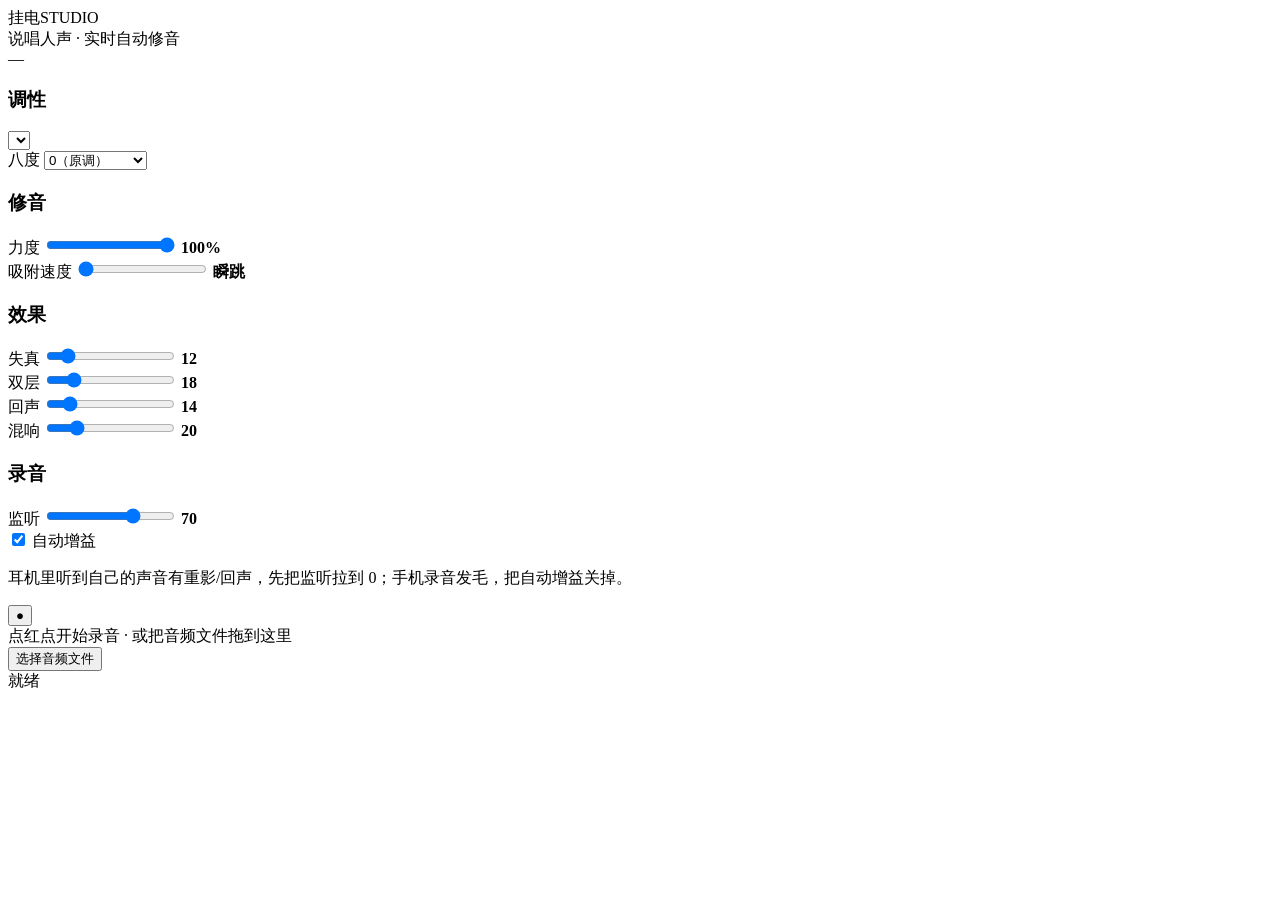
<file: src/index.html>
<!DOCTYPE html>
<html lang="zh-CN">
<head>
<meta charset="utf-8">
<meta name="viewport" content="width=device-width, initial-scale=1">
<title>挂电 Studio · 说唱人声自动修音</title>
<link rel="manifest" href="manifest.json">
<meta name="theme-color" content="#07080a">
<link rel="icon" type="image/png" sizes="192x192" href="assets/icon-192.png">
<link rel="apple-touch-icon" href="assets/icon-192.png">
<meta name="apple-mobile-web-app-capable" content="yes">
<meta name="apple-mobile-web-app-title" content="挂电">
<meta name="apple-mobile-web-app-status-bar-style" content="black-translucent">
<meta name="description" content="说唱人声实时自动修音。YIN 基频检测 + 相位声码器变调，全程本地运算。">
<style>/*__CSS__*/</style>
</head>
<body>

<header>
  <div class="logo">挂电<span>STUDIO</span></div>
  <div class="sub">说唱人声 · 实时自动修音</div>
  <div class="spacer"></div>
  <div class="badge" id="srBadge">—</div>
</header>

<div class="presets" id="presets"></div>

<main>
  <aside class="panel">
    <section>
      <h3>调性</h3>
      <div class="keys" id="keys"></div>
      <select id="scale"></select>
      <div class="field">
        <label>八度</label>
        <select id="octave">
          <option value="-1">-1（低八度）</option>
          <option value="0" selected>0（原调）</option>
          <option value="1">+1（高八度）</option>
        </select>
      </div>
    </section>

    <section>
      <h3>修音</h3>
      <div class="slider-row">
        <span>力度</span>
        <input type="range" id="amount" min="0" max="100" value="100">
        <b id="amountV">100%</b>
      </div>
      <div class="slider-row">
        <span>吸附速度</span>
        <input type="range" id="retune" min="0" max="300" value="0">
        <b id="retuneV">瞬跳</b>
      </div>
    </section>

    <section>
      <h3>效果</h3>
      <div class="slider-row">
        <span>失真</span>
        <input type="range" id="drive" min="0" max="100" value="12">
        <b id="driveV">12</b>
      </div>
      <div class="slider-row">
        <span>双层</span>
        <input type="range" id="chorus" min="0" max="100" value="18">
        <b id="chorusV">18</b>
      </div>
      <div class="slider-row">
        <span>回声</span>
        <input type="range" id="echo" min="0" max="100" value="14">
        <b id="echoV">14</b>
      </div>
      <div class="slider-row">
        <span>混响</span>
        <input type="range" id="reverb" min="0" max="100" value="20">
        <b id="reverbV">20</b>
      </div>
    </section>

    <section>
      <h3>录音</h3>
      <div class="slider-row">
        <span>监听</span>
        <input type="range" id="monitor" min="0" max="100" value="70">
        <b id="monitorV">70</b>
      </div>
      <label class="check-row"><input type="checkbox" id="autoGain" checked> 自动增益</label>
      <p class="tip">耳机里听到自己的声音有重影/回声，先把监听拉到 0；手机录音发毛，把自动增益关掉。</p>
    </section>
  </aside>

  <section class="stage" id="stage">
    <div class="dropzone" id="dropzone">
      <button class="rec-btn" id="recBtn" title="开始录音"><span>●</span></button>
      <div class="hint" id="hint">点红点开始录音 · 或把音频文件拖到这里</div>
      <button class="ghost" id="pickBtn">选择音频文件</button>
      <input type="file" id="fileInput" accept="audio/*" hidden>
    </div>

    <div class="viz" id="viz" hidden>
      <canvas id="wave"></canvas>
      <canvas id="pitch"></canvas>
      <div class="notebar">
        <span><span class="k">时长</span> <span class="v" id="durV">—</span></span>
        <span><span class="k">唱到</span> <span class="v" id="noteV">—</span></span>
        <span><span class="k">参考音阶</span> <span class="v" id="scaleV">—</span></span>
      </div>
    </div>

    <div class="transport" id="transport" hidden>
      <button class="primary" id="playBtn">▶ 播放</button>
      <div class="ab" id="ab">
        <button data-ab="wet" class="on">挂电</button>
        <button data-ab="dry">原声</button>
      </div>
      <div class="toggles">
        <label><input type="checkbox" id="lowOpt"> 低音优化</label>
        <button class="ghost" id="dlBtn">⬇ 下载 WAV</button>
        <button class="ghost" id="resetBtn">重来</button>
      </div>
    </div>

    <div class="overlay" id="overlay" hidden>
      <div style="text-align:center">
        <div class="spin"></div>
        <div id="overlayText">处理中…</div>
      </div>
    </div>
  </section>
</main>

<div class="status" id="status"><span class="dot"></span><span id="statusText">就绪</span></div>
<div class="toast" id="toast"></div>

<script id="dsp-src" type="text/plain">/*__DSP__*/</script>
<script>/*__APP__*/</script>
</body>
</html>
</file>
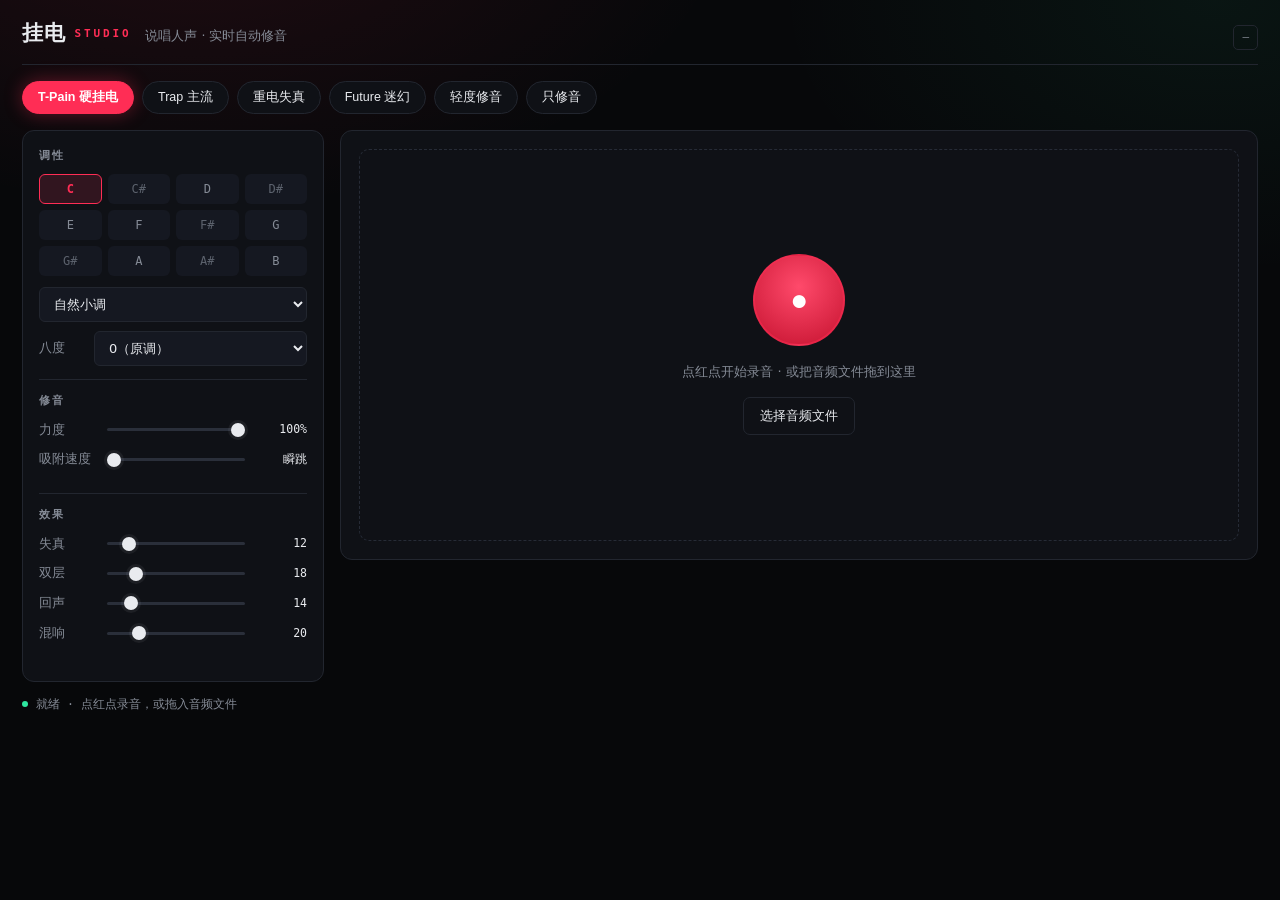
<file: 挂电Studio.html>
<!DOCTYPE html>
<html lang="zh-CN">
<head>
<meta charset="utf-8">
<meta name="viewport" content="width=device-width, initial-scale=1">
<title>挂电 Studio · 说唱人声自动修音</title>
<link rel="manifest" href="manifest.json">
<meta name="theme-color" content="#07080a">
<link rel="icon" type="image/png" sizes="192x192" href="assets/icon-192.png">
<link rel="apple-touch-icon" href="assets/icon-192.png">
<meta name="apple-mobile-web-app-capable" content="yes">
<meta name="apple-mobile-web-app-title" content="挂电">
<meta name="apple-mobile-web-app-status-bar-style" content="black-translucent">
<meta name="description" content="说唱人声实时自动修音。YIN 基频检测 + 相位声码器变调，全程本地运算。">
<style>:root {
  --bg: #07080a;
  --panel: #0f1116;
  --panel-2: #151821;
  --line: #22262f;
  --txt: #e9ebef;
  --muted: #858b96;
  --accent: #ff2d55;
  --accent-dim: #a3122f;
  --green: #2ee6a0;
  --mono: ui-monospace, "SF Mono", "Cascadia Mono", Consolas, monospace;
}

* { box-sizing: border-box; margin: 0; padding: 0; }

html, body {
  height: 100%;
}

body {
  background:
    radial-gradient(900px 500px at 15% -10%, rgba(255, 45, 85, .10), transparent 60%),
    radial-gradient(800px 500px at 95% 0%, rgba(46, 230, 160, .06), transparent 55%),
    var(--bg);
  color: var(--txt);
  font: 14px/1.5 -apple-system, "Segoe UI", "Microsoft YaHei", system-ui, sans-serif;
  -webkit-font-smoothing: antialiased;
  min-height: 100%;
  padding: 18px 22px 34px;
}

/* ---------------- header ---------------- */

header {
  display: flex;
  align-items: baseline;
  gap: 14px;
  padding-bottom: 14px;
  border-bottom: 1px solid var(--line);
  margin-bottom: 16px;
}

.logo {
  font-size: 21px;
  font-weight: 800;
  letter-spacing: .06em;
}
.logo span {
  font-family: var(--mono);
  font-size: 11px;
  letter-spacing: .26em;
  color: var(--accent);
  margin-left: 8px;
  vertical-align: 3px;
}
header .sub { color: var(--muted); font-size: 12.5px; }
header .spacer { flex: 1; }

.badge {
  font-family: var(--mono);
  font-size: 11px;
  color: var(--muted);
  border: 1px solid var(--line);
  border-radius: 5px;
  padding: 3px 8px;
}

/* ---------------- presets ---------------- */

.presets {
  display: flex;
  flex-wrap: wrap;
  gap: 8px;
  margin-bottom: 16px;
}

.presets button {
  background: var(--panel);
  border: 1px solid var(--line);
  color: var(--txt);
  border-radius: 999px;
  padding: 7px 15px;
  font-size: 12.5px;
  cursor: pointer;
  transition: .15s;
}
.presets button:hover { border-color: #3a4050; background: var(--panel-2); }
.presets button.on {
  background: var(--accent);
  border-color: var(--accent);
  color: #fff;
  font-weight: 600;
  box-shadow: 0 0 18px rgba(255, 45, 85, .35);
}

/* ---------------- layout ---------------- */

main {
  display: grid;
  grid-template-columns: 302px minmax(0, 1fr);
  gap: 16px;
  align-items: start;
}

@media (max-width: 900px) {
  main { grid-template-columns: 1fr; }
}

.panel {
  background: var(--panel);
  border: 1px solid var(--line);
  border-radius: 12px;
  padding: 4px 16px 14px;
}

.panel section { padding: 13px 0; border-bottom: 1px solid var(--line); }
.panel section:last-child { border-bottom: 0; }

.panel h3 {
  font-size: 11px;
  font-weight: 600;
  letter-spacing: .16em;
  color: var(--muted);
  text-transform: uppercase;
  margin-bottom: 10px;
}

.keys {
  display: grid;
  grid-template-columns: repeat(4, 1fr);
  gap: 6px;
  margin-bottom: 11px;
}
.keys button {
  background: var(--panel-2);
  border: 1px solid transparent;
  color: var(--muted);
  border-radius: 6px;
  padding: 7px 0;
  font-family: var(--mono);
  font-size: 12px;
  cursor: pointer;
}
.keys button:hover { color: var(--txt); }
.keys button.on {
  background: rgba(255, 45, 85, .14);
  border-color: var(--accent);
  color: var(--accent);
  font-weight: 700;
}
.keys button.black { color: #5d636e; }
.keys button.black.on { color: var(--accent); }

select {
  width: 100%;
  background: var(--panel-2);
  color: var(--txt);
  border: 1px solid var(--line);
  border-radius: 6px;
  padding: 8px 10px;
  font-size: 13px;
  font-family: inherit;
  cursor: pointer;
}

.field { display: flex; align-items: center; gap: 10px; margin-top: 9px; }
.field label { color: var(--muted); font-size: 12.5px; white-space: nowrap; width: 58px; }

.slider-row {
  display: grid;
  grid-template-columns: 58px 1fr 52px;
  align-items: center;
  gap: 10px;
  margin: 11px 0;
}
.slider-row span { color: var(--muted); font-size: 12.5px; }
.slider-row b {
  font-family: var(--mono);
  font-size: 11.5px;
  font-weight: 500;
  color: var(--txt);
  text-align: right;
}

input[type=range] {
  -webkit-appearance: none;
  appearance: none;
  width: 100%;
  height: 3px;
  background: #2a2f3a;
  border-radius: 99px;
  outline: none;
  cursor: pointer;
}
input[type=range]::-webkit-slider-thumb {
  -webkit-appearance: none;
  width: 14px; height: 14px;
  border-radius: 50%;
  background: var(--txt);
  border: 0;
  box-shadow: 0 0 0 3px rgba(255,255,255,.06);
}
input[type=range]::-moz-range-thumb {
  width: 14px; height: 14px; border-radius: 50%;
  background: var(--txt); border: 0;
}

/* ---------------- stage ---------------- */

.stage {
  background: var(--panel);
  border: 1px solid var(--line);
  border-radius: 12px;
  padding: 18px;
  min-height: 430px;
  display: flex;
  flex-direction: column;
  gap: 14px;
  position: relative;
}

.dropzone {
  flex: 1;
  display: flex;
  flex-direction: column;
  align-items: center;
  justify-content: center;
  gap: 16px;
  border: 1px dashed #262b36;
  border-radius: 10px;
  padding: 34px;
  transition: .18s;
  min-height: 300px;
}
.dropzone.over { border-color: var(--accent); background: rgba(255,45,85,.05); }

.rec-btn {
  width: 92px; height: 92px;
  border-radius: 50%;
  border: 2px solid rgba(255,45,85,.45);
  background: radial-gradient(circle at 50% 35%, #ff4a6b, #c5122f);
  color: #fff;
  font-size: 30px;
  cursor: pointer;
  transition: .18s;
  display: grid;
  place-items: center;
  box-shadow: 0 0 0 0 rgba(255,45,85,.5);
}
.rec-btn:hover { transform: scale(1.04); }
.rec-btn.recording {
  animation: pulse 1.4s ease-out infinite;
  background: radial-gradient(circle at 50% 35%, #ff6b84, #e0193a);
}
.rec-btn.recording span { border-radius: 6px; }
@keyframes pulse {
  0% { box-shadow: 0 0 0 0 rgba(255,45,85,.5); }
  100% { box-shadow: 0 0 0 26px rgba(255,45,85,0); }
}

.hint { color: var(--muted); font-size: 13px; text-align: center; }

button.ghost {
  background: transparent;
  border: 1px solid var(--line);
  color: var(--txt);
  border-radius: 7px;
  padding: 9px 16px;
  font-size: 13px;
  cursor: pointer;
  transition: .15s;
}
button.ghost:hover { border-color: #3a4050; background: var(--panel-2); }

/* viz */
.viz { display: flex; flex-direction: column; gap: 10px; }
canvas { width: 100%; display: block; border-radius: 8px; background: #0a0c10; }
#wave { height: 92px; }
#pitch { height: 190px; }

.notebar {
  display: flex;
  align-items: center;
  gap: 18px;
  font-family: var(--mono);
  font-size: 12px;
  color: var(--muted);
  padding: 0 2px;
}
.notebar .k { color: #5d636e; }
.notebar .v { color: var(--txt); }

.transport {
  display: flex;
  flex-wrap: wrap;
  align-items: center;
  gap: 10px;
  padding-top: 4px;
  border-top: 1px solid var(--line);
}

.transport button {
  background: var(--panel-2);
  border: 1px solid var(--line);
  color: var(--txt);
  border-radius: 7px;
  padding: 9px 15px;
  font-size: 13px;
  cursor: pointer;
  transition: .15s;
}
.transport button:hover { border-color: #3f4655; }
.transport button.primary {
  background: var(--accent);
  border-color: var(--accent);
  color: #fff;
  font-weight: 600;
}
.transport button.primary:hover { background: #ff4468; }

.ab { display: flex; border: 1px solid var(--line); border-radius: 7px; overflow: hidden; }
.ab button {
  border: 0; border-radius: 0; padding: 9px 13px; background: transparent;
  color: var(--muted); font-size: 12.5px;
}
.ab button.on { background: rgba(255,45,85,.16); color: var(--accent); font-weight: 600; }

.toggles { display: flex; gap: 16px; align-items: center; margin-left: auto; }
.toggles label {
  display: flex; align-items: center; gap: 6px;
  color: var(--muted); font-size: 12.5px; cursor: pointer; user-select: none;
}
input[type=checkbox] { accent-color: var(--accent); cursor: pointer; }

/* status */
.status {
  margin-top: 14px;
  font-family: var(--mono);
  font-size: 11.5px;
  color: var(--muted);
  display: flex;
  gap: 8px;
  align-items: center;
  min-height: 16px;
}
.status .dot {
  width: 6px; height: 6px; border-radius: 50%;
  background: var(--green);
  flex: 0 0 auto;
}
.status.busy .dot { background: var(--accent); animation: pulse2 .9s infinite; }
.status.err .dot { background: #ff9f0a; }
@keyframes pulse2 { 50% { opacity: .25; } }

/* overlay */
.overlay {
  position: absolute; inset: 0;
  background: rgba(7,8,10,.72);
  backdrop-filter: blur(2px);
  border-radius: 12px;
  display: grid; place-items: center;
  font-family: var(--mono); font-size: 12.5px; color: var(--muted);
  z-index: 5;
}
.overlay .spin {
  width: 26px; height: 26px; border-radius: 50%;
  border: 2px solid #2a2f3a; border-top-color: var(--accent);
  animation: spin .8s linear infinite;
  margin: 0 auto 10px;
}
@keyframes spin { to { transform: rotate(360deg); } }

[hidden] { display: none !important; }

/* 提示条 */
.toast {
  position: fixed; left: 50%; bottom: 26px; transform: translateX(-50%);
  background: #1a1e27; border: 1px solid #2c323d; color: var(--txt);
  padding: 10px 18px; border-radius: 8px; font-size: 13px;
  box-shadow: 0 10px 30px rgba(0,0,0,.5);
  opacity: 0; pointer-events: none; transition: .25s;
  max-width: 78vw; text-align: center;
}
.toast.show { opacity: 1; transform: translateX(-50%) translateY(-4px); }
</style>
</head>
<body>

<header>
  <div class="logo">挂电<span>STUDIO</span></div>
  <div class="sub">说唱人声 · 实时自动修音</div>
  <div class="spacer"></div>
  <div class="badge" id="srBadge">—</div>
</header>

<div class="presets" id="presets"></div>

<main>
  <aside class="panel">
    <section>
      <h3>调性</h3>
      <div class="keys" id="keys"></div>
      <select id="scale"></select>
      <div class="field">
        <label>八度</label>
        <select id="octave">
          <option value="-1">-1（低八度）</option>
          <option value="0" selected>0（原调）</option>
          <option value="1">+1（高八度）</option>
        </select>
      </div>
    </section>

    <section>
      <h3>修音</h3>
      <div class="slider-row">
        <span>力度</span>
        <input type="range" id="amount" min="0" max="100" value="100">
        <b id="amountV">100%</b>
      </div>
      <div class="slider-row">
        <span>吸附速度</span>
        <input type="range" id="retune" min="0" max="300" value="0">
        <b id="retuneV">瞬跳</b>
      </div>
    </section>

    <section>
      <h3>效果</h3>
      <div class="slider-row">
        <span>失真</span>
        <input type="range" id="drive" min="0" max="100" value="12">
        <b id="driveV">12</b>
      </div>
      <div class="slider-row">
        <span>双层</span>
        <input type="range" id="chorus" min="0" max="100" value="18">
        <b id="chorusV">18</b>
      </div>
      <div class="slider-row">
        <span>回声</span>
        <input type="range" id="echo" min="0" max="100" value="14">
        <b id="echoV">14</b>
      </div>
      <div class="slider-row">
        <span>混响</span>
        <input type="range" id="reverb" min="0" max="100" value="20">
        <b id="reverbV">20</b>
      </div>
    </section>
  </aside>

  <section class="stage" id="stage">
    <div class="dropzone" id="dropzone">
      <button class="rec-btn" id="recBtn" title="开始录音"><span>●</span></button>
      <div class="hint" id="hint">点红点开始录音 · 或把音频文件拖到这里</div>
      <button class="ghost" id="pickBtn">选择音频文件</button>
      <input type="file" id="fileInput" accept="audio/*" hidden>
    </div>

    <div class="viz" id="viz" hidden>
      <canvas id="wave"></canvas>
      <canvas id="pitch"></canvas>
      <div class="notebar">
        <span><span class="k">时长</span> <span class="v" id="durV">—</span></span>
        <span><span class="k">唱到</span> <span class="v" id="noteV">—</span></span>
        <span><span class="k">参考音阶</span> <span class="v" id="scaleV">—</span></span>
      </div>
    </div>

    <div class="transport" id="transport" hidden>
      <button class="primary" id="playBtn">▶ 播放</button>
      <div class="ab" id="ab">
        <button data-ab="wet" class="on">挂电</button>
        <button data-ab="dry">原声</button>
      </div>
      <div class="toggles">
        <label><input type="checkbox" id="lowOpt"> 低音优化</label>
        <button class="ghost" id="dlBtn">⬇ 下载 WAV</button>
        <button class="ghost" id="resetBtn">重来</button>
      </div>
    </div>

    <div class="overlay" id="overlay" hidden>
      <div style="text-align:center">
        <div class="spin"></div>
        <div id="overlayText">处理中…</div>
      </div>
    </div>
  </section>
</main>

<div class="status" id="status"><span class="dot"></span><span id="statusText">就绪</span></div>
<div class="toast" id="toast"></div>

<script id="dsp-src" type="text/plain">/*
 * dsp.js —— 挂电（Auto-Tune）核心引擎
 *
 * 同一份代码跑在三处：
 *   1. AudioWorklet（实时监听 / 离线渲染）
 *   2. 主线程（音阶计算、界面）
 *   3. Node（自动化测试）
 *
 * 算法：YIN 基频检测 -> 音阶吸附 -> 相位声码器变调
 */
(function (root, factory) {
  const api = factory();
  if (typeof module === 'object' && module.exports) module.exports = api;
  else root.ATDSP = api;
})(typeof globalThis !== 'undefined' ? globalThis : this, function () {
  'use strict';

  const TAU = Math.PI * 2;
  const EPS = 1e-12;

  // ------------------------------------------------------------ 音阶

  const NOTE_NAMES = ['C', 'C#', 'D', 'D#', 'E', 'F', 'F#', 'G', 'G#', 'A', 'A#', 'B'];

  const SCALES = {
    chromatic:        [0, 1, 2, 3, 4, 5, 6, 7, 8, 9, 10, 11],
    major:            [0, 2, 4, 5, 7, 9, 11],
    minor:            [0, 2, 3, 5, 7, 8, 10],
    harmonic_minor:   [0, 2, 3, 5, 7, 8, 11],
    major_pentatonic: [0, 2, 4, 7, 9],
    minor_pentatonic: [0, 3, 5, 7, 10],
    blues:            [0, 3, 5, 6, 7, 10],
    dorian:           [0, 2, 3, 5, 7, 9, 10],
    phrygian:         [0, 1, 3, 5, 7, 8, 10],
    mixolydian:       [0, 2, 4, 5, 7, 9, 10],
  };

  function keyToPcs(key, scale) {
    const sc = SCALES[scale] || SCALES.chromatic;
    const set = new Set();
    for (const s of sc) set.add(((key + s) % 12 + 12) % 12);
    return Array.from(set).sort((a, b) => a - b);
  }

  function midiToHz(m) { return 440 * Math.pow(2, (m - 69) / 12); }
  function hzToMidi(f) { return 69 + 12 * Math.log2(Math.max(f, 1e-6) / 440); }

  function snapMidi(midi, pcs) {
    const lo = Math.floor(midi);
    let best = lo, bestD = Infinity;
    for (let off = -1; off <= 2; off++) {
      const cand = lo + off;
      const pc = ((cand % 12) + 12) % 12;
      if (pcs.indexOf(pc) < 0) continue;
      const d = Math.abs(cand - midi);
      if (d < bestD) { bestD = d; best = cand; }
    }
    return best;
  }

  function noteName(midi) {
    const m = Math.round(midi);
    return NOTE_NAMES[((m % 12) + 12) % 12] + (Math.floor(m / 12) - 1);
  }

  // ------------------------------------------------------------ FFT

  function makeFFT(n) {
    const levels = Math.round(Math.log2(n));
    const rev = new Uint32Array(n);
    for (let i = 0; i < n; i++) {
      let x = i, r = 0;
      for (let j = 0; j < levels; j++) { r = (r << 1) | (x & 1); x >>= 1; }
      rev[i] = r;
    }
    const half = n >> 1;
    const cos = new Float64Array(half);
    const sin = new Float64Array(half);
    for (let i = 0; i < half; i++) {
      cos[i] = Math.cos(TAU * i / n);
      sin[i] = Math.sin(TAU * i / n);
    }
    return { n, rev, cos, sin };
  }

  function fft(t, re, im, inverse) {
    const n = t.n, rev = t.rev, cos = t.cos, sin = t.sin;
    for (let i = 0; i < n; i++) {
      const j = rev[i];
      if (j > i) {
        let a = re[i]; re[i] = re[j]; re[j] = a;
        let b = im[i]; im[i] = im[j]; im[j] = b;
      }
    }
    for (let size = 2; size <= n; size <<= 1) {
      const half = size >> 1, step = n / size;
      for (let i = 0; i < n; i += size) {
        for (let k = 0, idx = 0; k < half; k++, idx += step) {
          const wr = cos[idx];
          const wi = inverse ? sin[idx] : -sin[idx];
          const p = i + k + half;
          const ar = re[p], ai = im[p];
          const tr = ar * wr - ai * wi;
          const ti = ar * wi + ai * wr;
          re[p] = re[i + k] - tr;
          im[p] = im[i + k] - ti;
          re[i + k] += tr;
          im[i + k] += ti;
        }
      }
    }
    if (inverse) {
      const inv = 1 / n;
      for (let i = 0; i < n; i++) { re[i] *= inv; im[i] *= inv; }
    }
  }

  // ------------------------------------------------------------ YIN 基频检测

  function yinPitch(x, sr, fmin, fmax, threshold, gateDb) {
    const n = x.length;
    fmin = fmin || 70; fmax = fmax || 1000;
    threshold = threshold || 0.15; gateDb = gateDb === undefined ? -52 : gateDb;
    if (n < 128) return { f0: 0, conf: 0 };

    let energy = 0;
    for (let i = 0; i < n; i++) energy += x[i] * x[i];
    const rms = Math.sqrt(energy / n);
    if (20 * Math.log10(rms + EPS) < gateDb) return { f0: 0, conf: 0 };

    const tauMin = Math.max(2, Math.floor(sr / fmax));
    const tauMax = Math.min(Math.floor(sr / fmin), n >> 1);
    if (tauMax <= tauMin + 2) return { f0: 0, conf: 0 };

    // 去直流
    let mean = 0;
    for (let i = 0; i < n; i++) mean += x[i];
    mean /= n;

    const N = n << 1;
    const size = 1 << Math.ceil(Math.log2(N));
    const t = getFFT(size);
    const re = new Float64Array(size);
    const im = new Float64Array(size);
    for (let i = 0; i < n; i++) re[i] = x[i] - mean;
    fft(t, re, im, false);
    for (let i = 0; i < size; i++) {
      re[i] = re[i] * re[i] + im[i] * im[i];
      im[i] = 0;
    }
    fft(t, re, im, true);
    // re[tau] 即为自相关

    // 累积平方和
    const cs = new Float64Array(n + 1);
    for (let i = 0; i < n; i++) {
      const v = x[i] - mean;
      cs[i + 1] = cs[i] + v * v;
    }
    const total = cs[n];
    const corr = re;

    const d = new Float64Array(tauMax + 1);
    for (let tau = 1; tau <= tauMax; tau++) {
      const w = n - tau;
      const e1 = cs[w];
      const e2 = total - cs[tau];
      let v = e1 + e2 - 2 * corr[tau];
      if (v < 0) v = 0;
      d[tau] = v;
    }

    const cmnd = new Float64Array(tauMax + 1);
    cmnd[0] = 1;
    let running = 0;
    for (let tau = 1; tau <= tauMax; tau++) {
      running += d[tau];
      cmnd[tau] = running > EPS ? d[tau] * tau / running : 1;
    }

    let idx = -1;
    for (let t2 = tauMin; t2 < tauMax; t2++) {
      if (cmnd[t2] < threshold) {
        let k = t2;
        while (k + 1 <= tauMax && cmnd[k + 1] < cmnd[k]) k++;
        idx = k;
        break;
      }
    }
    if (idx < 0) {
      let best = Infinity;
      for (let k = tauMin; k <= tauMax; k++) {
        if (cmnd[k] < best) { best = cmnd[k]; idx = k; }
      }
      if (best > 0.55) return { f0: 0, conf: 0 };
    }

    let shift = 0;
    if (idx > 0 && idx < tauMax) {
      const a = cmnd[idx - 1], b = cmnd[idx], c = cmnd[idx + 1];
      const den = a - 2 * b + c;
      if (Math.abs(den) > EPS) {
        shift = Math.max(-1, Math.min(1, 0.5 * (a - c) / den));
      }
    }
    const period = idx + shift;
    if (period <= 0) return { f0: 0, conf: 0 };
    return { f0: sr / period, conf: Math.max(0, Math.min(1, 1 - cmnd[idx])) };
  }

  const fftCache = new Map();
  function getFFT(size) {
    let t = fftCache.get(size);
    if (!t) { t = makeFFT(size); fftCache.set(size, t); }
    return t;
  }

  // ------------------------------------------------------------ 相位声码器变调

  function PitchShifter(sr, nFft, hop) {
    if (nFft % hop !== 0) throw new Error('nFft 必须是 hop 的整数倍');
    this.n = nFft;
    this.hop = hop;
    this.half = nFft >> 1;

    this.win = new Float64Array(nFft);
    let wsum = 0;
    for (let i = 0; i < nFft; i++) {
      const w = 0.5 - 0.5 * Math.cos(TAU * i / nFft);
      this.win[i] = w;
      wsum += w * w;
    }
    this.norm = wsum / hop;

    this.omega = new Float64Array(this.half + 1);
    for (let k = 0; k <= this.half; k++) this.omega[k] = TAU * k / nFft;

    this.t = getFFT(nFft);
    this.re = new Float64Array(nFft);
    this.im = new Float64Array(nFft);
    this.mag = new Float64Array(this.half + 1);
    this.phase = new Float64Array(this.half + 1);
    this.prevPhase = new Float64Array(this.half + 1);
    this.sumPhase = new Float64Array(this.half + 1);
    this.inst = new Float64Array(this.half + 1);

    // 变调落位用的累加器
    this.oMag = new Float64Array(this.half + 1);
    this.oNum = new Float64Array(this.half + 1);
    this.oDen = new Float64Array(this.half + 1);
    this.out = new Float64Array(nFft);
  }

  PitchShifter.prototype.reset = function () {
    this.prevPhase.fill(0);
    this.sumPhase.fill(0);
  };

  PitchShifter.prototype.shift = function (frame, ratio) {
    const n = this.n, half = this.half, hop = this.hop;
    const re = this.re, im = this.im, win = this.win;

    for (let i = 0; i < n; i++) { re[i] = frame[i] * win[i]; im[i] = 0; }
    fft(this.t, re, im, false);

    const mag = this.mag, phase = this.phase, prev = this.prevPhase;
    const omega = this.omega, inst = this.inst, sumPhase = this.sumPhase;

    for (let k = 0; k <= half; k++) {
      const rr = re[k], ii = im[k];
      mag[k] = Math.sqrt(rr * rr + ii * ii);
      phase[k] = Math.atan2(ii, rr);
    }

    for (let k = 0; k <= half; k++) {
      let dp = phase[k] - prev[k] - omega[k] * hop;
      dp -= TAU * Math.round(dp / TAU);
      inst[k] = omega[k] + dp / hop;
      prev[k] = phase[k];
    }

    if (Math.abs(ratio - 1) < 1e-9) {
      for (let k = 0; k <= half; k++) {
        sumPhase[k] += inst[k] * hop;
        const m = mag[k];
        re[k] = m * Math.cos(sumPhase[k]);
        im[k] = m * Math.sin(sumPhase[k]);
      }
    } else {
      const oMag = this.oMag, oNum = this.oNum, oDen = this.oDen;
      oMag.fill(0); oNum.fill(0); oDen.fill(0);

      const scale = n / TAU;
      for (let k = 0; k <= half; k++) {
        const fb = inst[k] * ratio * scale;
        if (fb < 0 || fb > half) continue;
        const lo = fb | 0;
        const frac = fb - lo;
        const m = mag[k];
        const m0 = m * (1 - frac);
        oMag[lo] += m0; oNum[lo] += inst[k] * ratio * m0; oDen[lo] += m0;
        if (lo + 1 <= half) {
          const m1 = m * frac;
          oMag[lo + 1] += m1; oNum[lo + 1] += inst[k] * ratio * m1; oDen[lo + 1] += m1;
        }
      }

      for (let k = 0; k <= half; k++) {
        const f = oDen[k] > 1e-9 ? oNum[k] / oDen[k] : 0;
        sumPhase[k] += f * hop;
        const m = oMag[k];
        re[k] = m * Math.cos(sumPhase[k]);
        im[k] = m * Math.sin(sumPhase[k]);
      }
    }

    // 补共轭对称
    for (let k = 1; k < half; k++) {
      re[n - k] = re[k];
      im[n - k] = -im[k];
    }

    fft(this.t, re, im, true);

    const out = this.out, inv = 1 / this.norm;
    for (let i = 0; i < n; i++) out[i] = re[i] * win[i] * inv;
    return out;
  };

  // ------------------------------------------------------------ 挂电处理器

  function AutoTuner(sr, opts) {
    opts = opts || {};
    this.sr = sr;
    this.nFft = opts.nFft || 2048;
    this.hop = opts.hop || 256;
    this.ps = new PitchShifter(sr, this.nFft, this.hop);
    this.obuf = new Float64Array(this.nFft);
    this.setParams(opts);
    this.corr = 0;
    this.lastF0 = 0;
    this.lastRatio = 1;
  }

  AutoTuner.prototype.setParams = function (p) {
    this.key = p.key | 0;
    this.scale = p.scale || 'minor';
    this.amount = p.amount === undefined ? 1 : p.amount;
    this.retuneMs = p.retuneMs === undefined ? 0 : p.retuneMs;
    this.maxShift = p.maxShift === undefined ? 6 : p.maxShift;
    this.octave = p.octave | 0;
    this.gateDb = p.gateDb === undefined ? -52 : p.gateDb;
    this.fmin = Math.max(45, this.sr / (this.nFft / 2));
    this.fmax = Math.min(1100, this.sr * 0.45);
    this.pcs = keyToPcs(this.key, this.scale);
  };

  AutoTuner.prototype.ratioFor = function (frame) {
    const r = yinPitch(frame, this.sr, this.fmin, this.fmax, 0.15, this.gateDb);
    this.lastF0 = r.f0;
    let target = 0;
    if (r.f0 > 0) {
      const midi = hzToMidi(r.f0);
      const snapped = snapMidi(midi, this.pcs);
      target = (snapped + 12 * this.octave - midi) * this.amount;
      if (target > this.maxShift) target = this.maxShift;
      if (target < -this.maxShift) target = -this.maxShift;
    }
    if (this.retuneMs <= 0.5) {
      this.corr = target;
    } else {
      const tau = this.retuneMs / 1000;
      const coef = 1 - Math.exp(-(this.hop / this.sr) / tau);
      this.corr += coef * (target - this.corr);
    }
    this.lastRatio = Math.pow(2, this.corr / 12);
    return this.lastRatio;
  };

  AutoTuner.prototype.processFrame = function (frame) {
    const ratio = this.ratioFor(frame);
    const out = this.ps.shift(frame, ratio);
    const obuf = this.obuf, hop = this.hop, n = this.nFft;
    for (let i = 0; i < n; i++) obuf[i] += out[i];
    const emit = obuf.slice(0, hop);
    obuf.copyWithin(0, hop);
    obuf.fill(0, n - hop);
    return emit;
  };

  /** 一次性处理整段音频（离线），返回同长度结果（已补偿 nFft 延迟） */
  AutoTuner.prototype.processBuffer = function (x) {
    const n = this.nFft, hop = this.hop;
    const total = x.length;
    const padded = new Float64Array(total + n);
    padded.set(x, n);                       // 前面垫 n 个零，抵消处理延迟
    const outLen = total + n;
    const out = new Float64Array(outLen);
    let pos = 0;
    while (pos + n <= outLen) {
      const frame = padded.subarray(pos, pos + n);
      const emit = this.processFrame(frame);
      out.set(emit, pos);
      pos += hop;
    }
    return out.slice(n, n + total);
  };

  // ------------------------------------------------------------ AudioWorklet

  if (typeof AudioWorkletProcessor !== 'undefined') {

    class AutotuneProcessor extends AudioWorkletProcessor {
      constructor(options) {
        super();
        const o = (options && options.processorOptions) || {};
        this.sr = sampleRate;
        this.nFft = o.nFft || 1024;
        this.hop = o.hop || 256;
        this.tuner = new AutoTuner(this.sr, { nFft: this.nFft, hop: this.hop });
        this.tuner.setParams(o.params || {});

        this.window = new Float64Array(this.nFft);
        this.sinceHop = 0;

        // 输出环形缓冲：写指针先跳过 nFft 个位置，这 nFft 个空位就是处理延迟
        this.cap = Math.max(this.nFft * 8, 8192);
        this.outBuf = new Float32Array(this.cap);
        this.wp = this.nFft;
        this.rp = 0;

        this.frames = 0;
        this.port.onmessage = (e) => {
          if (e.data && e.data.type === 'params') this.tuner.setParams(e.data.params);
          else if (e.data && e.data.type === 'reset') {
            this.tuner.ps.reset();
            this.tuner.corr = 0;
          }
        };
      }

      process(inputs, outputs) {
        const out = outputs[0][0];
        if (!out) return true;
        const blk = out.length;

        for (let i = 0; i < blk; i++) {
          out[i] = this.outBuf[this.rp];
          this.rp = (this.rp + 1) % this.cap;
        }

        const inp = inputs[0] && inputs[0][0];
        const win = this.window, n = this.nFft;
        win.copyWithin(0, blk);
        if (inp) win.set(inp, n - blk);
        else win.fill(0, n - blk, n);

        this.sinceHop += blk;
        while (this.sinceHop >= this.hop) {
          const emit = this.tuner.processFrame(win);
          for (let i = 0; i < emit.length; i++) {
            this.outBuf[this.wp] = emit[i];
            this.wp = (this.wp + 1) % this.cap;
          }
          this.sinceHop -= this.hop;
        }

        this.frames++;
        if (this.frames % 12 === 0) {
          this.port.postMessage({
            f0: this.tuner.lastF0,
            ratio: this.tuner.lastRatio,
          });
        }
        return true;
      }
    }

    class RecorderProcessor extends AudioWorkletProcessor {
      constructor() {
        super();
        this.buf = [];
        this.len = 0;
        this.on = true;
        this.port.onmessage = (e) => {
          if (e.data === 'stop') {
            if (this.len > 0) this.flush();
            this.on = false;
            this.port.postMessage({ type: 'done' });
          }
        };
      }
      flush() {
        const merged = new Float32Array(this.len);
        let o = 0;
        for (const c of this.buf) { merged.set(c, o); o += c.length; }
        this.buf = [];
        this.len = 0;
        this.port.postMessage({ type: 'chunk', data: merged }, [merged.buffer]);
      }
      process(inputs) {
        if (!this.on) return false;
        const ch = inputs[0] && inputs[0][0];
        if (ch) {
          this.buf.push(new Float32Array(ch));
          this.len += ch.length;
          if (this.len >= 16384) this.flush();
        }
        return true;
      }
    }

    registerProcessor('autotune', AutotuneProcessor);
    registerProcessor('recorder', RecorderProcessor);
  }

  return {
    TAU, SCALES, NOTE_NAMES,
    keyToPcs, midiToHz, hzToMidi, snapMidi, noteName,
    yinPitch, PitchShifter, AutoTuner, makeFFT, fft,
  };
});
</script>
<script>/* app.js —— 挂电 Studio 界面与音频调度 */
(function () {
  'use strict';

  // ---------------------------------------------------------- 载入 DSP
  const dspSrc = document.getElementById('dsp-src').textContent;
  (0, eval)(dspSrc);
  const D = window.ATDSP;

  // file:// 页面里 blob: 的 origin 是 null，addModule 会被拒；data: URL 可以。
  const workletURL = 'data:application/javascript;charset=utf-8,' + encodeURIComponent(dspSrc);

  async function loadWorklet(c) {
    try {
      await c.audioWorklet.addModule(workletURL);
    } catch (e) {
      const url = URL.createObjectURL(new Blob([dspSrc], { type: 'application/javascript' }));
      await c.audioWorklet.addModule(url);
    }
  }

  // ---------------------------------------------------------- 状态
  const S = {
    key: 0,
    scale: 'minor',
    octave: 0,
    amount: 100,
    retune: 0,
    drive: 12,
    chorus: 18,
    echo: 14,
    reverb: 20,
    lowOpt: false,
    ab: 'wet',
    dry: null,
    wet: null,
    sr: 44100,
    preset: 'tpain',
  };

  const PRESETS = {
    tpain:  { label: 'T-Pain 硬挂电', amount: 100, retune: 0,  drive: 8,  chorus: 12, echo: 10, reverb: 16 },
    trap:   { label: 'Trap 主流',     amount: 100, retune: 6,  drive: 22, chorus: 22, echo: 20, reverb: 22 },
    hard:   { label: '重电失真',       amount: 100, retune: 0,  drive: 40, chorus: 30, echo: 22, reverb: 26 },
    future: { label: 'Future 迷幻',   amount: 100, retune: 0,  drive: 16, chorus: 38, echo: 30, reverb: 32 },
    subtle: { label: '轻度修音',       amount: 85,  retune: 45, drive: 4,  chorus: 8,  echo: 8,  reverb: 14 },
    dry:    { label: '只修音',         amount: 100, retune: 0,  drive: 0,  chorus: 0,  echo: 0,  reverb: 0 },
  };

  const SCALE_CN = {
    chromatic: '全音阶（不限调·最电）',
    major: '大调',
    minor: '自然小调',
    harmonic_minor: '和声小调',
    major_pentatonic: '大调五声',
    minor_pentatonic: '小调五声（说唱常用）',
    blues: '布鲁斯',
    dorian: '多利亚',
    phrygian: '弗里吉亚（暗黑 Trap）',
    mixolydian: '混合利底亚',
  };

  const $ = (id) => document.getElementById(id);

  // ---------------------------------------------------------- 提示
  let toastTimer = null;
  function toast(msg) {
    const t = $('toast');
    t.textContent = msg;
    t.classList.add('show');
    clearTimeout(toastTimer);
    toastTimer = setTimeout(() => t.classList.remove('show'), 2600);
  }
  function status(text, kind) {
    $('statusText').textContent = text;
    const el = $('status');
    el.className = 'status' + (kind ? ' ' + kind : '');
  }
  function overlay(on, text) {
    const o = $('overlay');
    o.hidden = !on;
    if (text) $('overlayText').textContent = text;
  }

  // ---------------------------------------------------------- 参数
  function workletParams() {
    return {
      key: S.key,
      scale: S.scale,
      octave: S.octave,
      amount: S.amount / 100,
      retuneMs: S.retune,
      maxShift: 6,
    };
  }
  function pcs() { return D.keyToPcs(S.key, S.scale); }

  // ---------------------------------------------------------- 预设 / 控件
  function buildPresets() {
    const box = $('presets');
    Object.keys(PRESETS).forEach((k) => {
      const b = document.createElement('button');
      b.textContent = PRESETS[k].label;
      b.dataset.preset = k;
      if (k === S.preset) b.classList.add('on');
      b.onclick = () => applyPreset(k);
      box.appendChild(b);
    });
  }

  function applyPreset(k) {
    const p = PRESETS[k];
    S.preset = k;
    S.amount = p.amount; S.retune = p.retune;
    S.drive = p.drive; S.chorus = p.chorus; S.echo = p.echo; S.reverb = p.reverb;
    syncControls();
    document.querySelectorAll('#presets button').forEach((b) => {
      b.classList.toggle('on', b.dataset.preset === k);
    });
    updateLiveParams();
    scheduleRender();
  }

  function buildKeys() {
    const box = $('keys');
    D.NOTE_NAMES.forEach((n, i) => {
      const b = document.createElement('button');
      b.textContent = n;
      b.dataset.key = i;
      if (n.includes('#')) b.classList.add('black');
      if (i === S.key) b.classList.add('on');
      b.onclick = () => {
        S.key = i;
        document.querySelectorAll('#keys button').forEach((x) => {
          x.classList.toggle('on', +x.dataset.key === i);
        });
        updateLiveParams();
        scheduleRender();
      };
      box.appendChild(b);
    });
  }

  function buildScales() {
    const sel = $('scale');
    Object.keys(D.SCALES).forEach((k) => {
      const o = document.createElement('option');
      o.value = k;
      o.textContent = SCALE_CN[k] || k;
      if (k === S.scale) o.selected = true;
      sel.appendChild(o);
    });
    sel.onchange = () => {
      S.scale = sel.value;
      updateLiveParams();
      scheduleRender();
    };
  }

  function syncControls() {
    const map = [
      ['amount', S.amount, (v) => v + '%'],
      ['retune', S.retune, (v) => (v <= 0 ? '瞬跳' : v + 'ms')],
      ['drive', S.drive, (v) => String(v)],
      ['chorus', S.chorus, (v) => String(v)],
      ['echo', S.echo, (v) => String(v)],
      ['reverb', S.reverb, (v) => String(v)],
    ];
    for (const [id, val, fmt] of map) {
      const el = $(id);
      el.value = val;
      $(id + 'V').textContent = fmt(val);
    }
  }

  function bindSliders() {
    const on = (id, setter) => {
      const el = $(id);
      el.addEventListener('input', () => {
        setter(+el.value);
        $('presets').querySelectorAll('button').forEach((b) => b.classList.remove('on'));
        S.preset = null;
        if (id === 'amount') $('amountV').textContent = el.value + '%';
        else if (id === 'retune') $('retuneV').textContent = el.value <= 0 ? '瞬跳' : el.value + 'ms';
        else $(id + 'V').textContent = el.value;
        if (id === 'amount' || id === 'retune') updateLiveParams();
        else scheduleRender();
      });
    };
    on('amount', (v) => (S.amount = v));
    on('retune', (v) => (S.retune = v));
    on('drive', (v) => (S.drive = v));
    on('chorus', (v) => (S.chorus = v));
    on('echo', (v) => (S.echo = v));
    on('reverb', (v) => (S.reverb = v));

    $('octave').onchange = (e) => {
      S.octave = +e.target.value;
      updateLiveParams();
      scheduleRender();
    };

    $('lowOpt').onchange = (e) => {
      S.lowOpt = e.target.checked;
      toast(S.lowOpt ? '低音优化已开：下次录音生效（延迟 +23ms）' : '低音优化已关');
    };
  }

  // ---------------------------------------------------------- 音频上下文
  let ctx = null;

  async function getCtx() {
    if (!ctx) {
      try {
        ctx = new AudioContext({ sampleRate: 44100, latencyHint: 'interactive' });
      } catch (e) {
        ctx = new AudioContext();
      }
      await loadWorklet(ctx);
      S.sr = ctx.sampleRate;
      $('srBadge').textContent = (S.sr / 1000).toFixed(1) + ' kHz';
    }
    if (ctx.state === 'suspended') await ctx.resume();
    return ctx;
  }

  // ---------------------------------------------------------- 效果链
  function driveCurve(amount) {
    const n = 2048;
    const curve = new Float32Array(n);
    const k = 1 + amount * 30;
    const t = Math.tanh(k);
    for (let i = 0; i < n; i++) {
      const x = (i / (n - 1)) * 2 - 1;
      curve[i] = Math.tanh(x * k) / t;
    }
    return curve;
  }

  function makeIR(c, seconds) {
    const len = Math.max(1, Math.floor(c.sampleRate * seconds));
    const buf = c.createBuffer(1, len, c.sampleRate);
    const d = buf.getChannelData(0);
    let seed = 20240501;
    let lp = 0;
    for (let i = 0; i < len; i++) {
      seed = (seed * 1103515245 + 12345) & 0x7fffffff;
      const noise = seed / 0x3fffffff - 1;
      const env = Math.exp(-6.9 * i / len);
      lp = 0.72 * lp + 0.28 * noise;
      d[i] = lp * env;
    }
    // 归一化
    let e = 0;
    for (let i = 0; i < len; i++) e += d[i] * d[i];
    const g = 1 / (Math.sqrt(e) + 1e-9);
    for (let i = 0; i < len; i++) d[i] *= g;
    return buf;
  }

  /** 把 src 串过效果链接到 dest */
  function buildFX(c, src, dest) {
    let node = src;

    if (S.drive > 1) {
      const ws = c.createWaveShaper();
      ws.curve = driveCurve(S.drive / 100);
      ws.oversample = '2x';
      node.connect(ws);
      node = ws;
    }

    if (S.chorus > 1) {
      const d = c.createDelay(0.08);
      d.delayTime.value = 0.017;
      const lfo = c.createOscillator();
      lfo.frequency.value = 0.29;
      const lg = c.createGain();
      lg.gain.value = 0.0042;
      lfo.connect(lg);
      lg.connect(d.delayTime);
      lfo.start(0);

      const wet = c.createGain();
      wet.gain.value = 0.55 * (S.chorus / 100);
      const mix = c.createGain();

      node.connect(d);
      d.connect(wet);
      wet.connect(mix);
      node.connect(mix);
      node = mix;
    }

    if (S.echo > 1) {
      const d = c.createDelay(2);
      d.delayTime.value = 0.14;
      const fb = c.createGain();
      fb.gain.value = 0.32;
      const lp = c.createBiquadFilter();
      lp.type = 'lowpass';
      lp.frequency.value = 3200;

      const wet = c.createGain();
      wet.gain.value = 0.7 * (S.echo / 100);
      const mix = c.createGain();

      node.connect(d);
      d.connect(lp);
      lp.connect(fb);
      fb.connect(d);
      d.connect(wet);
      wet.connect(mix);
      node.connect(mix);
      node = mix;
    }

    if (S.reverb > 1) {
      const conv = c.createConvolver();
      conv.buffer = makeIR(c, 1.7);
      const wet = c.createGain();
      wet.gain.value = 0.6 * (S.reverb / 100);
      const mix = c.createGain();

      node.connect(conv);
      conv.connect(wet);
      wet.connect(mix);
      node.connect(mix);
      node = mix;
    }

    // 末端限幅，避免叠加后削波
    const lim = c.createDynamicsCompressor();
    lim.threshold.value = -6;
    lim.knee.value = 0;
    lim.ratio.value = 20;
    lim.attack.value = 0.001;
    lim.release.value = 0.08;

    const out = c.createGain();
    out.gain.value = 0.97;

    node.connect(lim);
    lim.connect(out);
    out.connect(dest);
    return out;
  }

  // ---------------------------------------------------------- 录音
  const live = {
    stream: null,
    src: null,
    tune: null,
    rec: null,
    chunks: [],
    recording: false,
    gain: null,
    analyser: null,
    raf: 0,
    doneResolve: null,
    note: '—',
  };

  function liveNfft() { return S.lowOpt ? 2048 : 1024; }

  function updateLiveParams() {
    if (live.tune) {
      live.tune.port.postMessage({ type: 'params', params: workletParams() });
    }
  }

  async function startRecording() {
    let c;
    try {
      c = await getCtx();
    } catch (e) {
      toast('音频引擎启动失败：' + e.message);
      return;
    }

    let stream;
    try {
      stream = await navigator.mediaDevices.getUserMedia({
        audio: {
          echoCancellation: false,
          noiseSuppression: false,
          autoGainControl: false,
          channelCount: 1,
        },
      });
    } catch (e) {
      toast('拿不到麦克风权限。用 file:// 打开时可能被拒，请改用「选择音频文件」。');
      status('麦克风不可用', 'err');
      return;
    }

    const src = c.createMediaStreamSource(stream);
    const nFft = liveNfft();
    const tune = new AudioWorkletNode(c, 'autotune', {
      numberOfInputs: 1, numberOfOutputs: 1, outputChannelCount: [1],
      processorOptions: { nFft, hop: 256, params: workletParams() },
    });
    const rec = new AudioWorkletNode(c, 'recorder', {
      numberOfInputs: 1, numberOfOutputs: 1, outputChannelCount: [1],
    });

    const gain = c.createGain();
    gain.gain.value = 0.9;
    const analyser = c.createAnalyser();
    analyser.fftSize = 2048;

    src.connect(rec);
    const sink = c.createGain();
    sink.gain.value = 0;
    rec.connect(sink);
    sink.connect(c.destination);

    src.connect(tune);
    tune.connect(gain);
    gain.connect(analyser);
    gain.connect(c.destination);

    rec.port.onmessage = (e) => {
      const m = e.data;
      if (m.type === 'chunk') live.chunks.push(new Float32Array(m.data));
      else if (m.type === 'done' && live.doneResolve) {
        live.doneResolve();
        live.doneResolve = null;
      }
    };

    tune.port.onmessage = (e) => {
      const { f0, ratio } = e.data;
      if (f0 > 0) {
        const midi = D.hzToMidi(f0);
        const snapped = D.snapMidi(midi, pcs());
        const cents = Math.round((midi - snapped) * 100);
        live.note = `${D.noteName(midi)} → ${D.noteName(snapped)}  (${cents > 0 ? '+' : ''}${cents}音分)`;
      }
    };

    live.stream = stream;
    live.src = src;
    live.tune = tune;
    live.rec = rec;
    live.gain = gain;
    live.analyser = analyser;
    live.chunks = [];
    live.recording = true;

    $('recBtn').classList.add('recording');
    $('hint').textContent = '录音中… 再点一次停止（戴耳机，否则会啸叫）';
    status('录音中 · 实时挂电 ' + (nFft === 1024 ? '（低延迟模式）' : '（低音优化模式）'));
    drawLive();
  }

  function stopRecording() {
    return new Promise((resolve) => {
      if (!live.recording) return resolve(null);
      live.recording = false;
      cancelAnimationFrame(live.raf);
      live.doneResolve = () => {
        const total = live.chunks.reduce((s, c) => s + c.length, 0);
        const out = new Float32Array(total);
        let o = 0;
        for (const c of live.chunks) { out.set(c, o); o += c.length; }
        cleanupLive();
        resolve(out);
      };
      live.rec.port.postMessage('stop');
    });
  }

  function cleanupLive() {
    try { live.stream && live.stream.getTracks().forEach((t) => t.stop()); } catch (e) {}
    try { live.src && live.src.disconnect(); } catch (e) {}
    try { live.tune && live.tune.disconnect(); } catch (e) {}
    try { live.rec && live.rec.disconnect(); } catch (e) {}
    try { live.gain && live.gain.disconnect(); } catch (e) {}
    live.stream = live.src = live.tune = live.rec = live.gain = live.analyser = null;
    live.chunks = [];
    $('recBtn').classList.remove('recording');
    $('hint').textContent = '点红点开始录音 · 或把音频文件拖到这里';
    $('wave').getContext('2d').clearRect(0, 0, $('wave').width, $('wave').height);
  }

  // 录音时滚动波形
  function drawLive() {
    if (!live.recording || !live.analyser) return;
    const cv = $('wave');
    const { g, w, h } = fit(cv);
    const buf = new Float32Array(live.analyser.fftSize);
    live.analyser.getFloatTimeDomainData(buf);

    g.fillStyle = '#0a0c10';
    g.fillRect(0, 0, w, h);
    g.strokeStyle = '#ff2d55';
    g.lineWidth = 1.4;
    g.beginPath();
    const n = buf.length;
    for (let i = 0; i < n; i++) {
      const x = (i / (n - 1)) * w;
      const y = h / 2 - buf[i] * h * 0.42;
      if (i === 0) g.moveTo(x, y); else g.lineTo(x, y);
    }
    g.stroke();

    g.fillStyle = '#858b96';
    g.font = '12px ui-monospace, monospace';
    g.fillText(live.note, 12, 20);

    live.raf = requestAnimationFrame(drawLive);
  }

  // ---------------------------------------------------------- 画布
  function fit(cv) {
    const dpr = window.devicePixelRatio || 1;
    const w = cv.clientWidth || 600;
    const h = cv.clientHeight || 100;
    if (cv.width !== Math.round(w * dpr) || cv.height !== Math.round(h * dpr)) {
      cv.width = Math.round(w * dpr);
      cv.height = Math.round(h * dpr);
    }
    const g = cv.getContext('2d');
    g.setTransform(dpr, 0, 0, dpr, 0, 0);
    return { g, w, h };
  }

  function drawWave(dry, wet) {
    const cv = $('wave');
    const { g, w, h } = fit(cv);
    g.fillStyle = '#0a0c10';
    g.fillRect(0, 0, w, h);

    const draw = (data, color, alpha, span) => {
      if (!data || !data.length) return;
      const cols = Math.floor(w);
      const per = span / cols;
      g.fillStyle = color;
      g.globalAlpha = alpha;
      for (let x = 0; x < cols; x++) {
        let mn = 0, mx = 0;
        const s = Math.floor(x * per);
        const e = Math.min(data.length, Math.floor((x + 1) * per) + 1);
        for (let i = s; i < e; i++) {
          const v = data[i];
          if (v < mn) mn = v;
          if (v > mx) mx = v;
        }
        const y0 = h / 2 - mx * h * 0.46;
        const y1 = h / 2 - mn * h * 0.46;
        g.fillRect(x, y0, 1, Math.max(1, y1 - y0));
      }
      g.globalAlpha = 1;
    };

    const span = Math.max(dry ? dry.length : 0, wet ? wet.length : 0) || 1;
    draw(dry, '#3a4150', 1, span);
    draw(wet, '#ff2d55', 0.75, span);

    g.fillStyle = '#5d636e';
    g.font = '10px ui-monospace, monospace';
    g.fillText('原声', 8, 13);
    g.fillStyle = '#ff2d55';
    g.fillText('挂电', 42, 13);
  }

  function analyzePitch(x, sr) {
    const win = 2048;
    const pts = [];
    const step = Math.max(1024, Math.floor(x.length / 1100));
    for (let i = 0; i + win < x.length; i += step) {
      const r = D.yinPitch(x.subarray(i, i + win), sr, 65, 900, 0.15, -55);
      if (r.f0 > 0 && r.conf > 0.55) {
        const m = D.hzToMidi(r.f0);
        pts.push({ t: i / sr, midi: m, snap: D.snapMidi(m, pcs()) });
      } else {
        pts.push({ t: i / sr, midi: NaN, snap: NaN });
      }
    }
    return pts;
  }

  function drawPitch(pts, dur) {
    const cv = $('pitch');
    const { g, w, h } = fit(cv);
    g.fillStyle = '#0a0c10';
    g.fillRect(0, 0, w, h);

    const valid = pts.filter((p) => !isNaN(p.midi));
    if (!valid.length) return;

    let lo = Infinity, hi = -Infinity;
    for (const p of valid) { lo = Math.min(lo, p.midi); hi = Math.max(hi, p.midi); }
    lo = Math.floor(lo) - 1;
    hi = Math.ceil(hi) + 1;
    if (hi - lo < 8) { const m = (hi + lo) / 2; lo = m - 4; hi = m + 4; }

    const padL = 40, padR = 10, padT = 14, padB = 20;
    const X = (t) => padL + (t / dur) * (w - padL - padR);
    const Y = (m) => padT + (1 - (m - lo) / (hi - lo)) * (h - padT - padB);

    // 音阶网格
    const allPcs = pcs();
    g.font = '9px ui-monospace, monospace';
    for (let m = Math.ceil(lo); m <= hi; m++) {
      const pc = ((m % 12) + 12) % 12;
      const inScale = allPcs.indexOf(pc) >= 0;
      g.strokeStyle = inScale ? 'rgba(255,255,255,.07)' : 'rgba(255,255,255,.025)';
      g.beginPath();
      g.moveTo(padL, Y(m));
      g.lineTo(w - padR, Y(m));
      g.stroke();
      if (inScale && hi - lo < 22) {
        g.fillStyle = 'rgba(133,139,150,.55)';
        g.fillText(D.noteName(m), 4, Y(m) + 3);
      }
    }

    // 原始音高
    g.strokeStyle = 'rgba(160,168,180,.55)';
    g.lineWidth = 1;
    g.beginPath();
    let started = false;
    for (const p of pts) {
      if (isNaN(p.midi)) { started = false; continue; }
      const x = X(p.t), y = Y(p.midi);
      if (!started) { g.moveTo(x, y); started = true; } else g.lineTo(x, y);
    }
    g.stroke();

    // 吸附后的台阶
    g.strokeStyle = '#ff2d55';
    g.lineWidth = 2;
    g.lineJoin = 'round';
    g.beginPath();
    started = false;
    let prev = null;
    for (const p of pts) {
      if (isNaN(p.snap)) { started = false; prev = null; continue; }
      const x = X(p.t);
      if (!started) {
        g.moveTo(x, Y(p.snap));
        started = true;
      } else {
        if (p.snap !== prev) {
          g.lineTo(x, Y(prev));
          g.lineTo(x, Y(p.snap));
        } else {
          g.lineTo(x, Y(p.snap));
        }
      }
      prev = p.snap;
    }
    g.stroke();

    // 图例
    g.font = '10px ui-monospace, monospace';
    g.fillStyle = 'rgba(160,168,180,.75)';
    g.fillText('原声', padL + 4, h - 5);
    g.fillStyle = '#ff2d55';
    g.fillText('吸附后', padL + 40, h - 5);
  }

  // ---------------------------------------------------------- 离线处理
  async function renderOffline(dry, sr) {
    const nFft = 2048, hop = 256;
    const tail = Math.floor(sr * 1.4);
    const len = dry.length + nFft + tail;
    const octx = new OfflineAudioContext(1, len, sr);
    await loadWorklet(octx);

    const node = new AudioWorkletNode(octx, 'autotune', {
      numberOfInputs: 1, numberOfOutputs: 1, outputChannelCount: [1],
      processorOptions: { nFft, hop, params: workletParams() },
    });

    const b = octx.createBuffer(1, dry.length, sr);
    b.copyToChannel(dry, 0);
    const src = octx.createBufferSource();
    src.buffer = b;
    src.connect(node);
    buildFX(octx, node, octx.destination);
    src.start(0);

    const rendered = await octx.startRendering();
    return rendered.getChannelData(0).slice(nFft);
  }

  let renderToken = 0;
  let renderTimer = null;

  function scheduleRender() {
    if (!S.dry) return;
    clearTimeout(renderTimer);
    renderTimer = setTimeout(() => { doRender(); }, 320);
  }

  async function doRender() {
    if (!S.dry) return;
    const token = ++renderToken;
    overlay(true, '正在挂电…');
    status('处理中…', 'busy');
    const t0 = performance.now();

    try {
      const wet = await renderOffline(S.dry, S.sr);
      if (token !== renderToken) return;

      S.wet = wet;
      const el = performance.now() - t0;
      overlay(false);

      $('viz').hidden = false;
      $('transport').hidden = false;

      drawWave(S.dry, S.wet);

      const dur = S.dry.length / S.sr;
      $('durV').textContent = fmtTime(dur);

      const pts = analyzePitch(S.dry, S.sr);
      S.pitchPts = pts;
      drawPitch(pts, dur);

      // 唱到最多的音
      const counts = new Map();
      for (const p of pts) {
        if (isNaN(p.snap)) continue;
        counts.set(p.snap, (counts.get(p.snap) || 0) + 1);
      }
      let top = null, topN = 0;
      for (const [k, v] of counts) if (v > topN) { topN = v; top = k; }
      $('noteV').textContent = top === null ? '—' : D.noteName(top);
      $('scaleV').textContent =
        D.NOTE_NAMES[((S.key % 12) + 12) % 12] + ' ' + (SCALE_CN[S.scale] || S.scale).split('（')[0];

      status(`完成 · ${(dur).toFixed(1)}s 音频 · 耗时 ${el.toFixed(0)}ms · ${S.sr / 1000}kHz`);
      stopPlayback();
    } catch (e) {
      if (token === renderToken) {
        overlay(false);
        status('处理失败：' + e.message, 'err');
        toast('处理失败：' + e.message);
      }
    }
  }

  function fmtTime(s) {
    const m = Math.floor(s / 60);
    const r = s - m * 60;
    return `${m}:${r.toFixed(1).padStart(4, '0')}`;
  }

  async function setDry(data, label) {
    if (!data || !data.length) { toast('没收到声音'); return; }
    S.dry = data;
    S.wet = null;
    $('dropzone').hidden = true;
    $('viz').hidden = false;
    $('transport').hidden = false;
    status(`已载入 ${label} · ${(data.length / S.sr).toFixed(1)}s`);
    await doRender();
  }

  // ---------------------------------------------------------- 播放
  let playNode = null;
  let playing = false;

  function stopPlayback() {
    if (playNode) {
      try { playNode.onended = null; playNode.stop(); } catch (e) {}
      try { playNode.disconnect(); } catch (e) {}
      playNode = null;
    }
    playing = false;
    $('playBtn').textContent = '▶ 播放';
  }

  async function togglePlay() {
    if (playing) { stopPlayback(); return; }
    const data = S.ab === 'wet' ? S.wet : S.dry;
    if (!data) { toast('还没有处理结果'); return; }
    const c = await getCtx();
    const buf = c.createBuffer(1, data.length, S.sr);
    buf.copyToChannel(data, 0);

    const node = c.createBufferSource();
    node.buffer = buf;
    node.connect(c.destination);
    node.onended = () => { playing = false; $('playBtn').textContent = '▶ 播放'; };
    node.start(0);
    playNode = node;
    playing = true;
    $('playBtn').textContent = '■ 停止';

    const dur = data.length / S.sr;
    $('durV').textContent = fmtTime(dur) + ' · 播放中';
  }

  // ---------------------------------------------------------- WAV 导出
  function encodeWav(float32, sr, bitDepth) {
    bitDepth = bitDepth || 24;
    const n = float32.length;
    const bytes = bitDepth / 8;
    const buf = new ArrayBuffer(44 + n * bytes);
    const v = new DataView(buf);

    const str = (off, s) => { for (let i = 0; i < s.length; i++) v.setUint8(off + i, s.charCodeAt(i)); };
    str(0, 'RIFF');
    v.setUint32(4, 36 + n * bytes, true);
    str(8, 'WAVE');
    str(12, 'fmt ');
    v.setUint32(16, 16, true);
    v.setUint16(20, 1, true);
    v.setUint16(22, 1, true);
    v.setUint32(24, sr, true);
    v.setUint32(28, sr * bytes, true);
    v.setUint16(32, bytes, true);
    v.setUint16(34, bitDepth, true);
    str(36, 'data');
    v.setUint32(40, n * bytes, true);

    let o = 44;
    if (bitDepth === 16) {
      for (let i = 0; i < n; i++) {
        let s = Math.max(-1, Math.min(1, float32[i]));
        v.setInt16(o, s < 0 ? s * 0x8000 : s * 0x7fff, true);
        o += 2;
      }
    } else {
      for (let i = 0; i < n; i++) {
        let s = Math.max(-1, Math.min(1, float32[i]));
        let x = Math.round(s * 8388607);
        if (x < 0) x += 16777216;
        v.setUint8(o, x & 0xff);
        v.setUint8(o + 1, (x >> 8) & 0xff);
        v.setUint8(o + 2, (x >> 16) & 0xff);
        o += 3;
      }
    }
    return new Blob([buf], { type: 'audio/wav' });
  }

  function download() {
    if (!S.wet) { toast('还没有处理结果'); return; }
    const blob = encodeWav(S.wet, S.sr, 24);
    const url = URL.createObjectURL(blob);
    const a = document.createElement('a');
    const d = new Date();
    const pad = (x) => String(x).padStart(2, '0');
    a.href = url;
    a.download = `挂电_${D.NOTE_NAMES[((S.key % 12) + 12) % 12]}${S.scale}_${pad(d.getMonth() + 1)}${pad(d.getDate())}_${pad(d.getHours())}${pad(d.getMinutes())}.wav`;
    document.body.appendChild(a);
    a.click();
    a.remove();
    setTimeout(() => URL.revokeObjectURL(url), 4000);
    status('已导出 WAV（24bit / ' + S.sr + 'Hz 单声道）');
  }

  // ---------------------------------------------------------- 事件绑定
  function bindStage() {
    $('recBtn').onclick = async () => {
      if (live.recording) {
        const data = await stopRecording();
        if (data && data.length > 1000) await setDry(data, '录音');
        else { toast('录得太短了'); status('就绪'); }
      } else {
        await startRecording();
      }
    };

    $('pickBtn').onclick = () => $('fileInput').click();
    $('fileInput').onchange = async (e) => {
      const f = e.target.files && e.target.files[0];
      if (f) await loadFile(f);
      e.target.value = '';
    };

    const dz = $('dropzone');
    ['dragenter', 'dragover'].forEach((ev) =>
      dz.addEventListener(ev, (e) => { e.preventDefault(); dz.classList.add('over'); })
    );
    ['dragleave', 'drop'].forEach((ev) =>
      dz.addEventListener(ev, (e) => { e.preventDefault(); dz.classList.remove('over'); })
    );
    dz.addEventListener('drop', async (e) => {
      const f = e.dataTransfer.files && e.dataTransfer.files[0];
      if (f) await loadFile(f);
    });

    $('playBtn').onclick = togglePlay;

    $('ab').onclick = (e) => {
      const b = e.target.closest('button');
      if (!b) return;
      S.ab = b.dataset.ab;
      $('ab').querySelectorAll('button').forEach((x) => x.classList.toggle('on', x === b));
      if (playing) { stopPlayback(); togglePlay(); }
    };

    $('dlBtn').onclick = download;

    $('resetBtn').onclick = () => {
      stopPlayback();
      S.dry = null; S.wet = null;
      $('dropzone').hidden = false;
      $('viz').hidden = true;
      $('transport').hidden = true;
      status('就绪');
    };

    window.addEventListener('resize', () => {
      if (S.dry) {
        drawWave(S.dry, S.wet);
        if (S.pitchPts) drawPitch(S.pitchPts, S.dry.length / S.sr);
      }
    });
  }

  async function loadFile(file) {
    try {
      status('解码中…', 'busy');
      const c = await getCtx();
      const buf = await file.arrayBuffer();
      const audio = await c.decodeAudioData(buf);
      // 混为单声道
      const ch = audio.numberOfChannels;
      let data;
      if (ch === 1) {
        data = audio.getChannelData(0).slice();
      } else {
        data = new Float32Array(audio.length);
        for (let k = 0; k < ch; k++) {
          const src = audio.getChannelData(k);
          for (let i = 0; i < data.length; i++) data[i] += src[i] / ch;
        }
      }
      await setDry(data, file.name);
    } catch (e) {
      status('解码失败：' + e.message, 'err');
      toast('这个文件解不开（' + e.message + '）。试试 WAV / MP3。');
    }
  }

  // ---------------------------------------------------------- 启动
  function boot() {
    buildPresets();
    buildKeys();
    buildScales();
    bindSliders();
    bindStage();
    $('scaleV').textContent = D.NOTE_NAMES[S.key] + ' ' + (SCALE_CN[S.scale] || S.scale).split('（')[0];

    if (!window.isSecureContext) {
      status('当前不是安全上下文，麦克风可能不可用；文件处理不受影响', 'err');
    } else {
      status('就绪 · 点红点录音，或拖入音频文件');
    }

    // ---------------------------------------------------- PWA
    // 注册 Service Worker，让「安装为应用」生效（file:// 不支持，静默跳过）
    if ('serviceWorker' in navigator && /^https?:$/.test(location.protocol)) {
      navigator.serviceWorker.register('./sw.js').catch(() => {});
    }
    // 应用快捷方式「开始录音」：?rec=1 打开即触发录音按钮
    if (new URLSearchParams(location.search).get('rec') === '1') {
      setTimeout(() => {
        const b = $('recBtn');
        if (b && !b.classList.contains('recording')) b.click();
      }, 500);
    }

    // 调试/自动化测试入口
    window.__AT = { S, D, workletURL, renderOffline, setDry, getCtx, pcs, encodeWav, loadFile };
  }

  boot();
})();
</script>
</body>
</html>
</file>
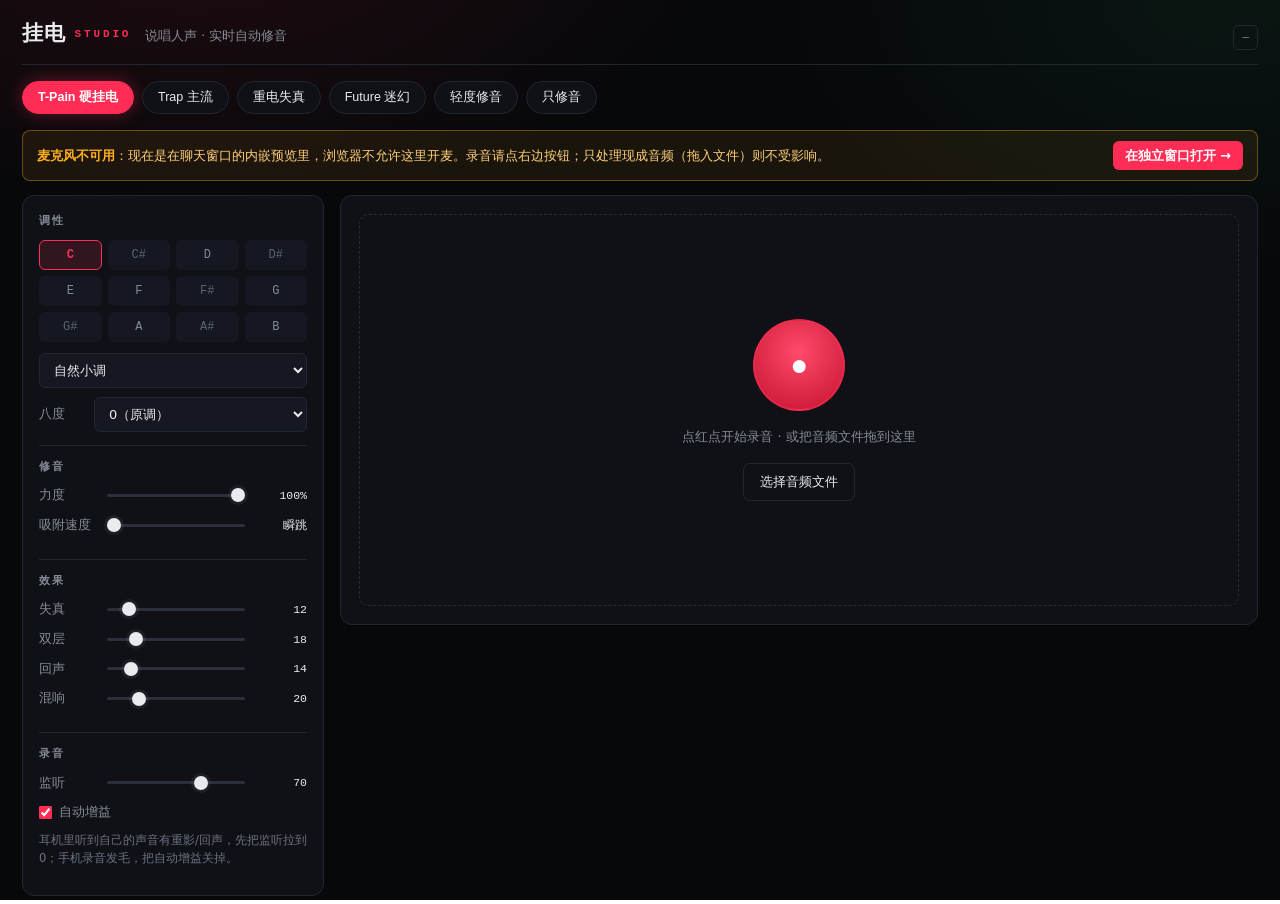
<file: test/frame_host.html>
<!DOCTYPE html>
<html><head><meta charset="utf-8"><title>iframe 容器测试</title>
<style>html,body{margin:0;height:100%}iframe{width:100%;height:100%;border:0}</style>
</head><body>
<iframe id="f" src="../guadian-studio.html"></iframe>
</body></html>
</file>
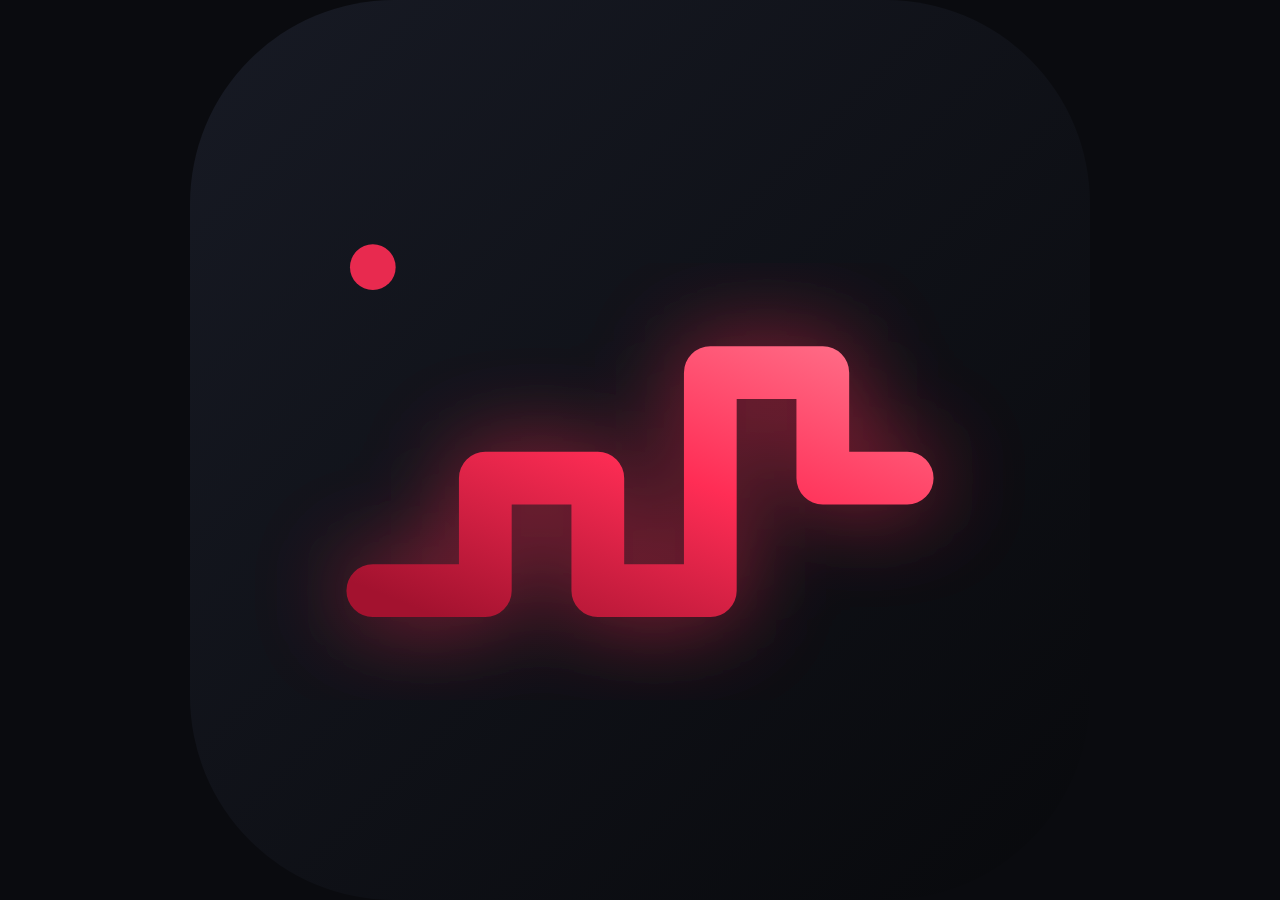
<file: tools/icon-src.html>
<!DOCTYPE html>
<html lang="zh-CN">
<head>
<meta charset="utf-8">
<title>icon</title>
<style>
  html, body { margin: 0; padding: 0; background: #0a0b0f; overflow: hidden; }
  svg { display: block; width: 100vw; height: 100vh; }
</style>
</head>
<body>
<svg viewBox="0 0 512 512" xmlns="http://www.w3.org/2000/svg" preserveAspectRatio="xMidYMid meet">
  <defs>
    <linearGradient id="bg" x1="0" y1="0" x2="1" y2="1">
      <stop offset="0" stop-color="#171a24"/>
      <stop offset="1" stop-color="#08090c"/>
    </linearGradient>
    <linearGradient id="red" x1="0" y1="1" x2="1" y2="0">
      <stop offset="0" stop-color="#a3122f"/>
      <stop offset="0.55" stop-color="#ff2d55"/>
      <stop offset="1" stop-color="#ff6b86"/>
    </linearGradient>
    <filter id="glow" x="-50%" y="-50%" width="200%" height="200%">
      <feGaussianBlur stdDeviation="26"/>
    </filter>
  </defs>

  <rect width="512" height="512" rx="116" fill="url(#bg)"/>

  <!-- 红色辉光 -->
  <path d="M104 336 H168 V272 H232 V336 H296 V212 H360 V272 H408"
        fill="none" stroke="#ff2d55" stroke-width="34"
        stroke-linecap="round" stroke-linejoin="round"
        opacity="0.55" filter="url(#glow)"/>

  <!-- 音高台阶 -->
  <path d="M104 336 H168 V272 H232 V336 H296 V212 H360 V272 H408"
        fill="none" stroke="url(#red)" stroke-width="30"
        stroke-linecap="round" stroke-linejoin="round"/>

  <!-- 左上角装饰点 -->
  <circle cx="104" cy="152" r="13" fill="#ff2d55" opacity="0.9"/>
</svg>
</body>
</html>
</file>
